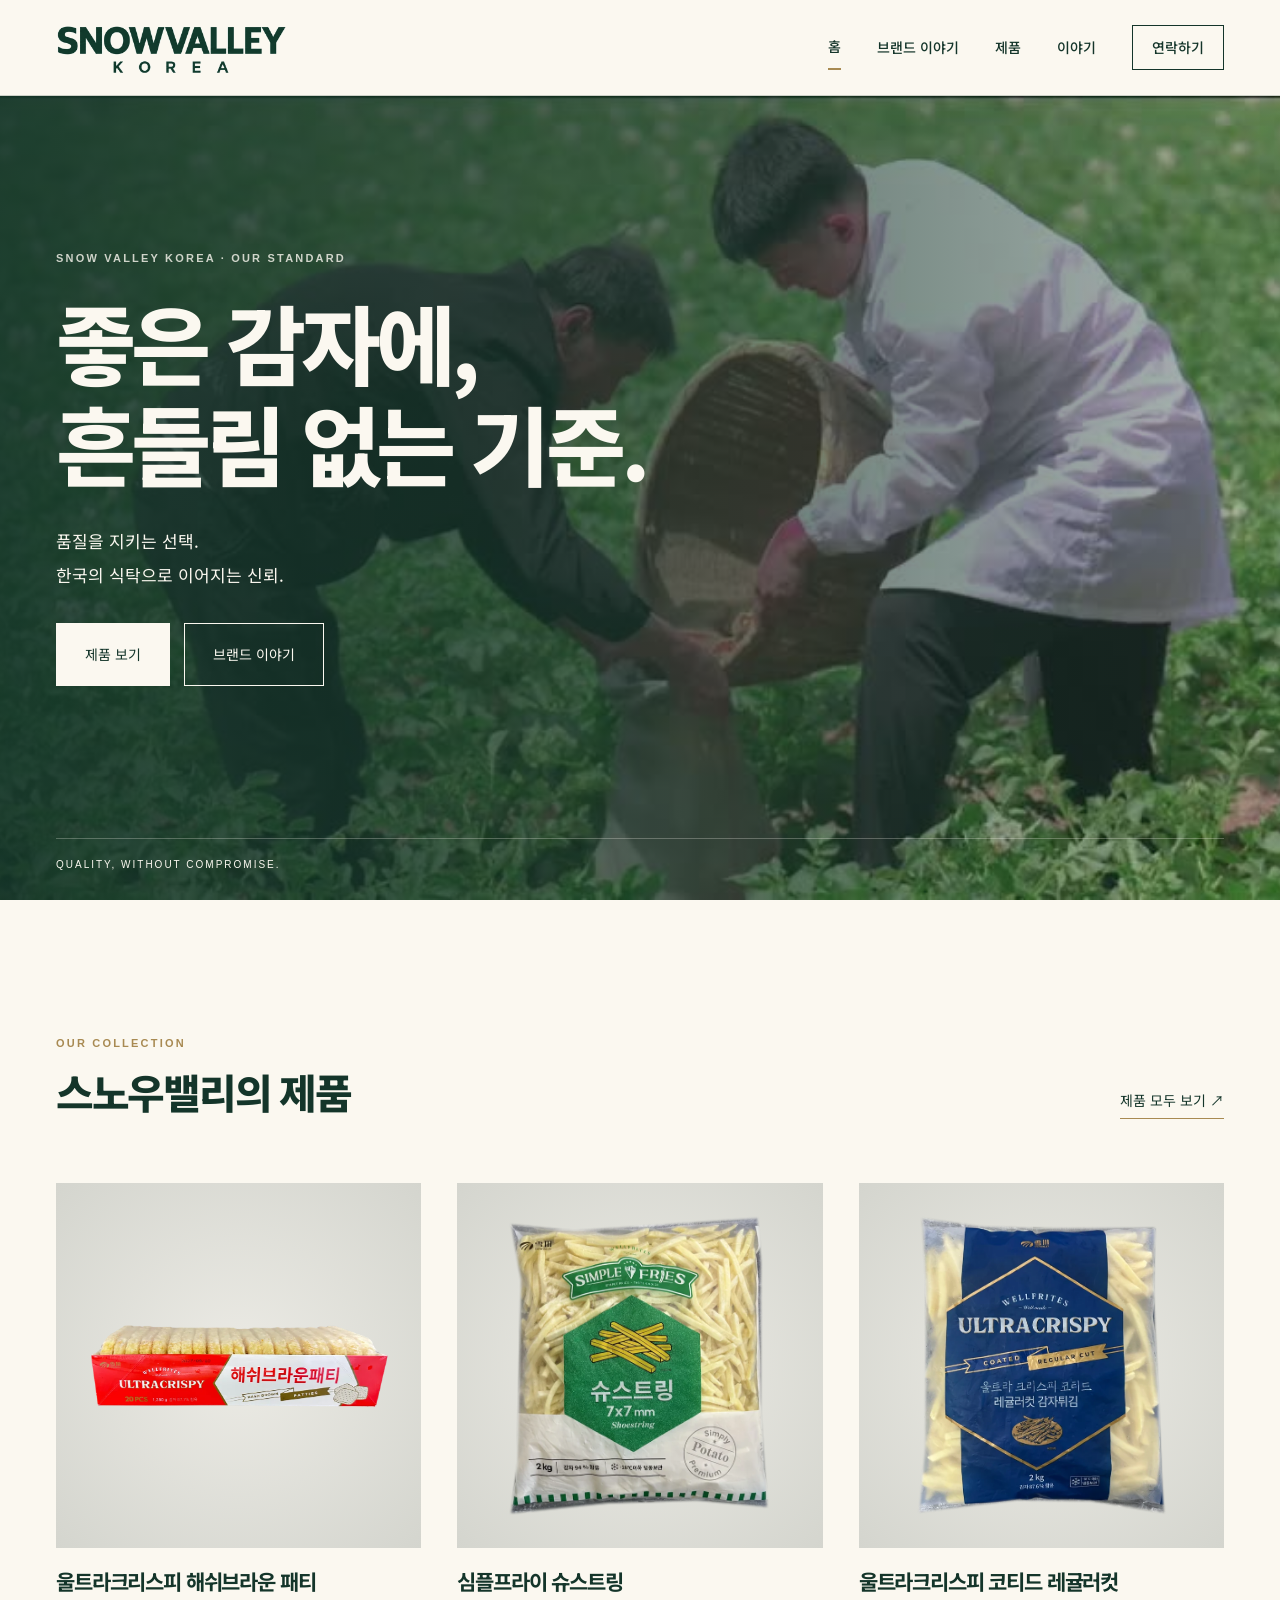
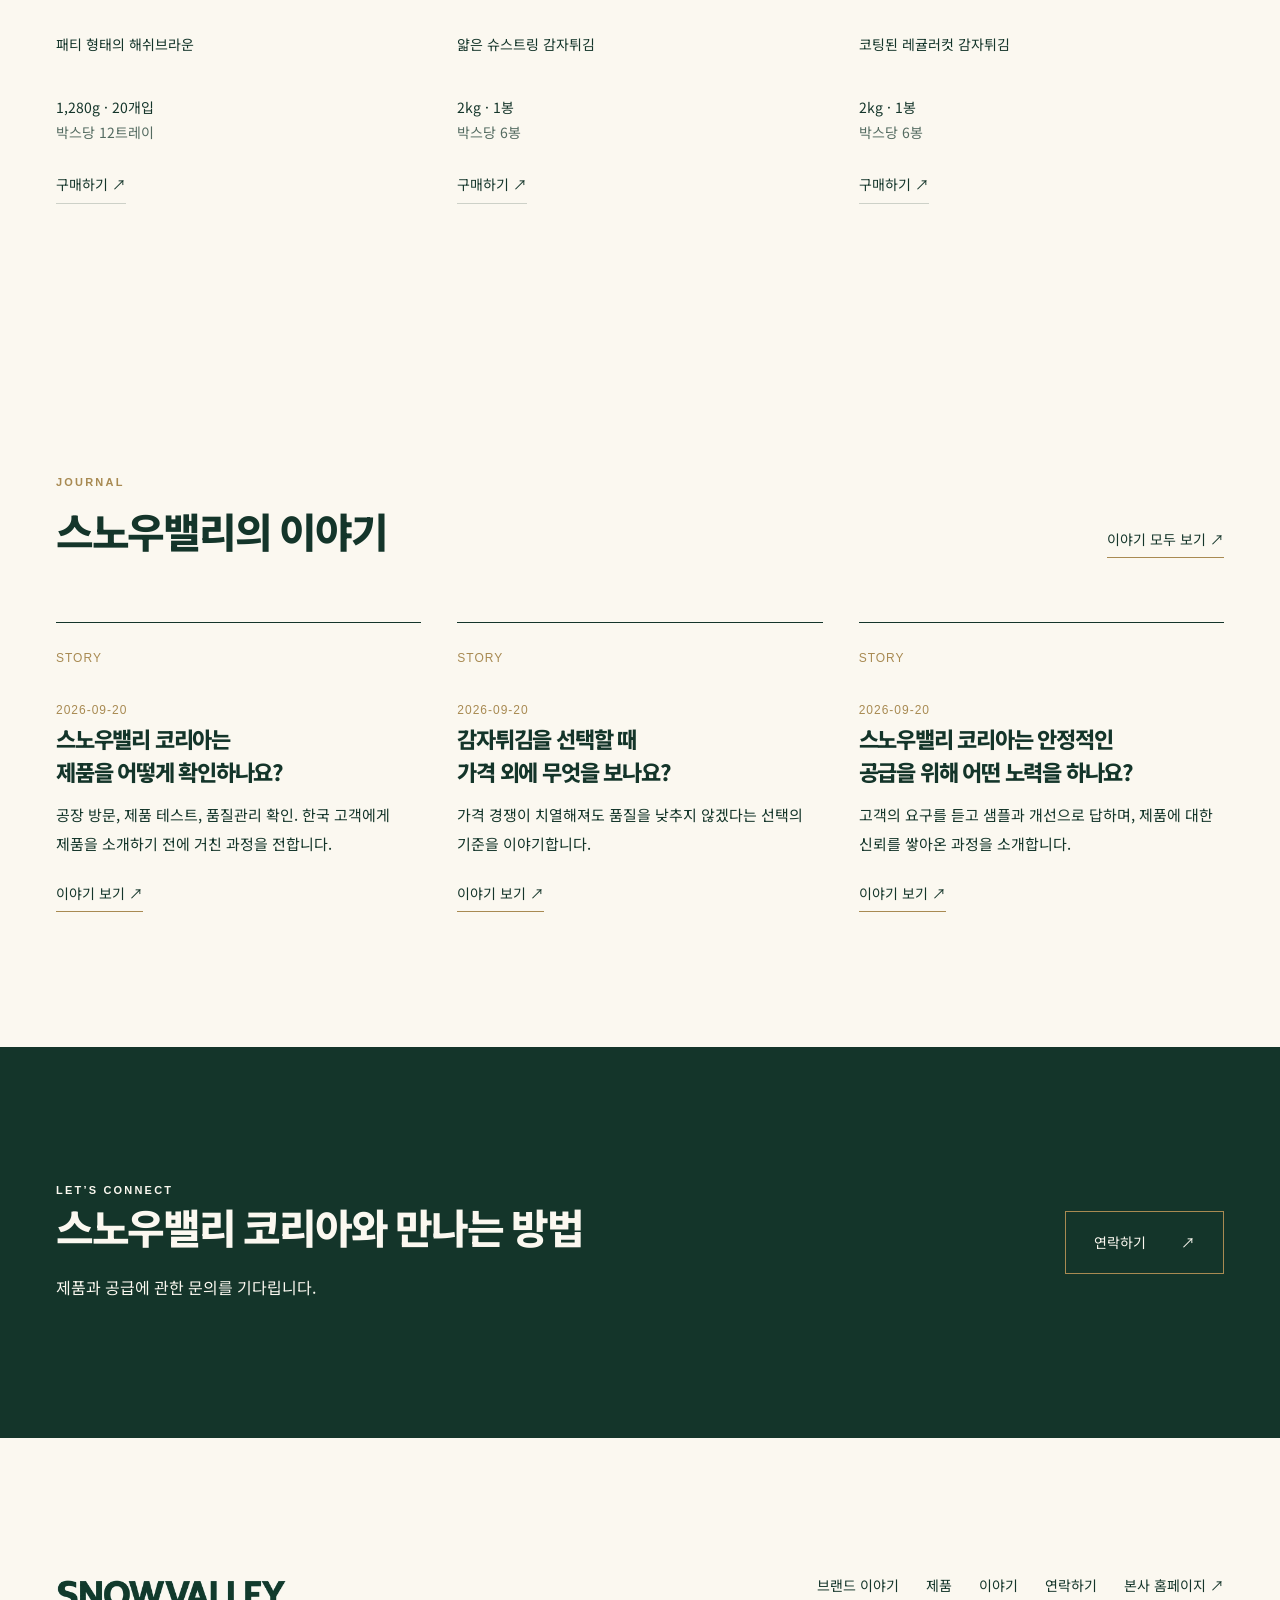
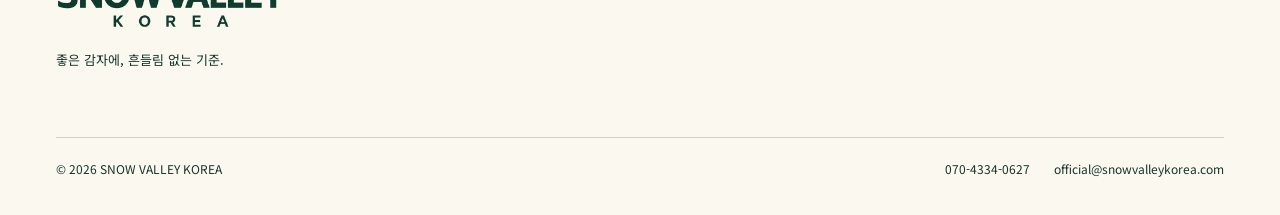
<file: index.html>
<!doctype html>
<html lang="ko">
<head>
  <meta charset="utf-8">
  <meta name="viewport" content="width=device-width, initial-scale=1">
  <title>홈 | 스노우밸리 코리아</title>
  <meta name="description" content="스노우밸리 코리아의 브랜드와 제품, 이야기를 만나는 공간입니다.">
  <meta name="theme-color" content="#14352A">
  <link rel="icon" href="assets/favicon.svg" type="image/svg+xml">
  <link rel="stylesheet" href="assets/styles.css">
  <script src="assets/site.js?v=20260920-autoplay" defer></script>
<link rel="stylesheet" href="assets/luxury.css?v=20260920-brand">
</head>
<body data-page="home">
  <a href="#main" class="skip">본문 바로가기</a>
  <header class="header" data-header></header>
  <noscript><div class="noscript wrap">제품, 이야기, 메뉴를 보려면 JavaScript를 켜주세요. <a href="index.html">홈</a> · <a href="about.html">브랜드 이야기</a> · <a href="products.html">제품</a> · <a href="story/">이야기</a> · <a href="contact.html">연락하기</a></div></noscript>
  <main id="main"><section class="luxury-hero" aria-labelledby="intro-title"><video id="hero-harvest" class="harvest-video" muted loop playsinline preload="auto" poster="assets/video/harvest-poster.jpg" aria-label="스노우밸리 본사 제공 영상의 감자 수확 장면"><source src="assets/video/harvest-intro.mp4" type="video/mp4"></video><div class="luxury-scrim"></div><div class="wrap luxury-hero-copy"><p class="eyebrow">SNOW VALLEY KOREA · OUR STANDARD</p><h1 id="intro-title">좋은 감자에,<br>흔들림 없는 기준.</h1><p>품질을 지키는 선택.<br>한국의 식탁으로 이어지는 신뢰.</p><div class="hero-actions"><a class="button" href="products.html">제품 보기</a><a class="button hero-secondary" href="about.html">브랜드 이야기</a></div></div><div class="luxury-hero-bottom wrap"><span>QUALITY, WITHOUT COMPROMISE.</span><button class="motion-toggle" type="button" aria-controls="hero-harvest" hidden>영상 재생</button></div></section><section class="section soft"><div class="wrap"><div class="section-head"><div><p class="eyebrow">OUR COLLECTION</p><h2>스노우밸리의 제품</h2></div><a class="text-link" href="products.html">제품 모두 보기 ↗</a></div><div class="grid" data-products aria-live="polite"><p>제품 정보를 불러오는 중입니다.</p></div></div></section><section class="section wrap"><div class="section-head"><div><p class="eyebrow">JOURNAL</p><h2>스노우밸리의 이야기</h2></div><a class="text-link" href="story/">이야기 모두 보기 ↗</a></div><div class="grid" data-stories aria-live="polite"><p>이야기를 불러오는 중입니다.</p></div></section><section class="cta"><div class="wrap cta-inner"><div><p class="eyebrow">LET’S CONNECT</p><h2>스노우밸리 코리아와 만나는 방법</h2><p>제품과 공급에 관한 문의를 기다립니다.</p></div><a class="button light" href="contact.html">연락하기 <span aria-hidden="true">↗</span></a></div></section></main>
  <footer class="footer" data-footer></footer>
</body>
</html>
</file>
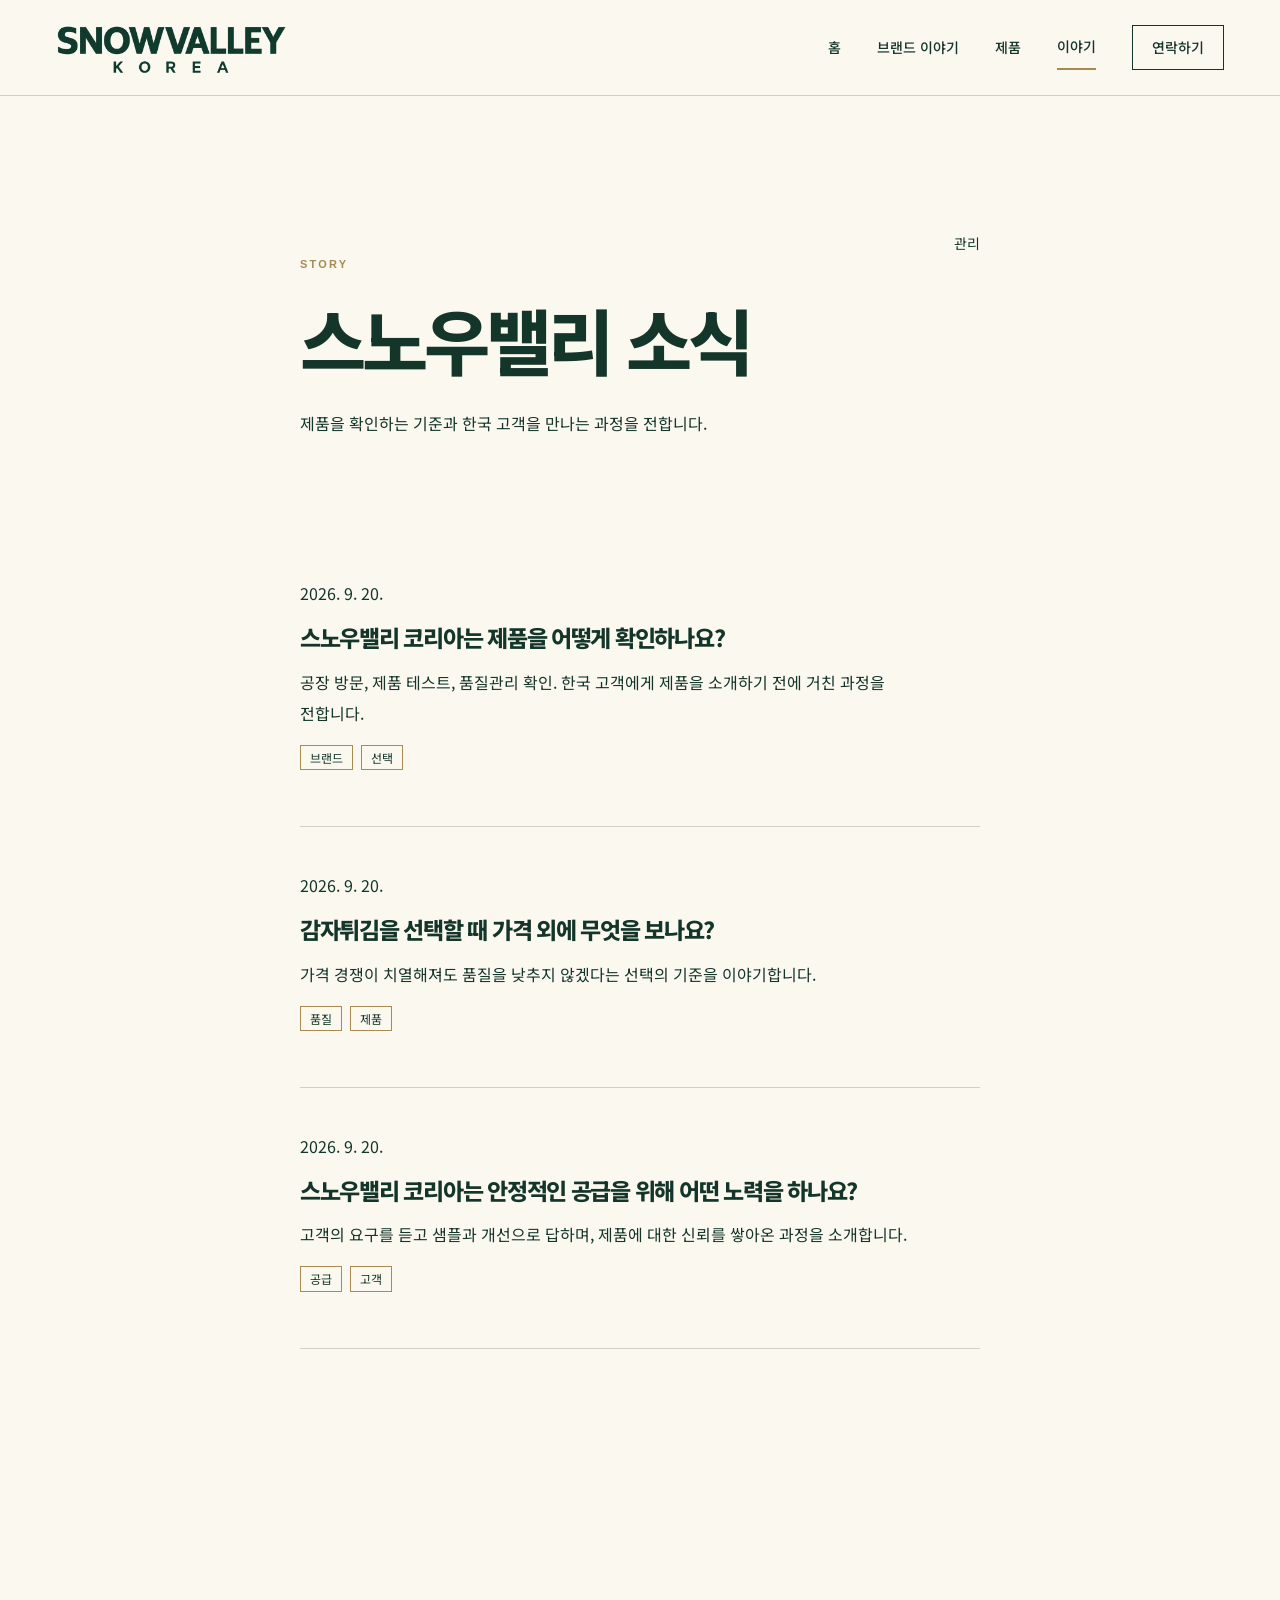
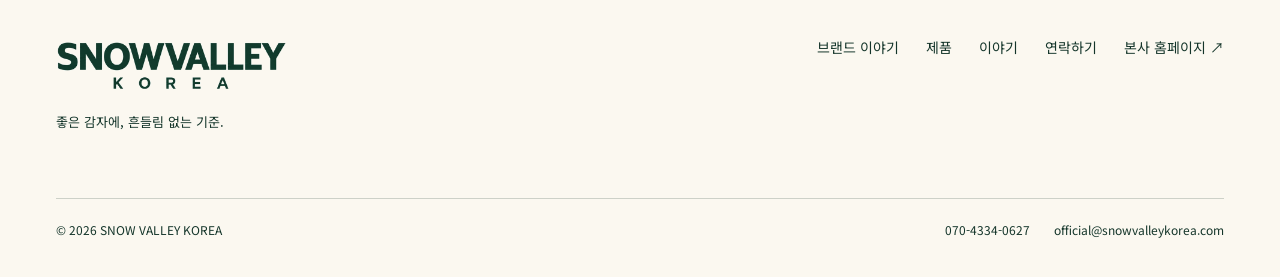
<file: story/index.html>
<!DOCTYPE html>
<html lang="ko">
<head>
<meta charset="UTF-8">
<meta name="viewport" content="width=device-width, initial-scale=1">
<title>이야기</title>
<meta name="description" content="브랜드의 이야기를 기록합니다.">
<link rel="stylesheet" href="../assets/styles.css">
<link rel="stylesheet" href="../assets/blog.css">
<script src="../assets/site.js?v=20260920-brand" defer></script>
<link rel="stylesheet" href="../assets/luxury.css?v=20260920-brand">
</head>
<!-- ═══════════════════════════════════════════════════════════
     이 파일은 "혼자서도 열리는" 독립 페이지입니다.
     내 사이트에 이식할 때는 아래 두 슬롯을 반드시 채우세요.
       ① HEADER 슬롯 : 홈페이지의 로고 + 네비게이션 + 모바일 메뉴를 그대로 복사
       ② FOOTER 슬롯 : 홈페이지의 푸터를 그대로 복사
     색·서체는 :root 의 CSS 변수를 홈페이지 값으로 바꾸면 됩니다.
     (본문 폭 --- .wrap 의 max-width 680px --- 은 가독성을 위해 유지 권장)
     ═══════════════════════════════════════════════════════════ -->
<body data-page="story"><a class="skip" href="#main">본문 바로가기</a><header class="header" data-header></header>

<!-- ⬇⬇⬇ ① HEADER 슬롯 — 내 홈페이지의 헤더/네비게이션을 여기에 붙여넣으세요 ⬇⬇⬇ -->
<!-- ⬆⬆⬆ ① HEADER 슬롯 끝 ⬆⬆⬆ -->

<div class="blog-wrap">
  <header class="site">
    <span aria-hidden="true"></span>
    <a class="admin-link" href="admin.html">관리</a>
  </header>
  <section class="blog-hero" id="main">
    <p class="eyebrow">Story</p>
    <h1>스노우밸리 소식</h1>
    <p>제품을 확인하는 기준과 한국 고객을 만나는 과정을 전합니다.</p>
  </section>
  <ul class="list" id="list"></ul>
</div>
<script>
(function(){
  var list = document.getElementById('list');

  function el(tag, cls, text){
    var n = document.createElement(tag);
    if (cls) n.className = cls;
    if (text != null) n.textContent = text;
    return n;
  }

  function fmtDate(s){
    var d = new Date(s + 'T00:00:00');
    if (isNaN(d)) return s || '';
    return d.getFullYear() + '. ' + (d.getMonth()+1) + '. ' + d.getDate() + '.';
  }

  function render(posts){
    if (!Array.isArray(posts) || posts.length === 0){
      var empty = el('div','empty');
      empty.appendChild(el('strong', null, '아직 올라온 글이 없습니다'));
      empty.appendChild(document.createTextNode('첫 번째 이야기를 준비하고 있어요. 곧 만나요.'));
      list.replaceWith(empty);
      return;
    }
    posts = posts.slice().sort(function(a,b){
      return String(b.date||'').localeCompare(String(a.date||''));
    });
    posts.forEach(function(p){
      var li = el('li','card');
      var a = el('a');
      a.href = p.url ? String(p.url) : 'post.html?id=' + encodeURIComponent(p.id || '');
      var t = el('time', null, fmtDate(p.date));
      t.setAttribute('datetime', String(p.date||''));
      a.appendChild(t);
      a.appendChild(el('h2', null, String(p.title || '(제목 없음)')));
      if (p.summary) a.appendChild(el('p','summary', String(p.summary)));
      if (Array.isArray(p.tags) && p.tags.length){
        var tags = el('div','tags');
        p.tags.forEach(function(tg){ tags.appendChild(el('span','tag', String(tg))); });
        a.appendChild(tags);
      }
      li.appendChild(a);
      list.appendChild(li);
    });
  }

  fetch('posts.json', {cache:'no-store'})
    .then(function(r){ if(!r.ok) throw new Error(r.status); return r.json(); })
    .then(render)
    .catch(function(){
      list.replaceWith(el('div','error','글 목록을 불러오지 못했습니다. 잠시 후 새로고침해 주세요.'));
    });
})();
</script>

<!-- ⬇⬇⬇ ② FOOTER 슬롯 — 내 홈페이지의 푸터를 여기에 붙여넣으세요 ⬇⬇⬇ -->
<!-- ⬆⬆⬆ ② FOOTER 슬롯 끝 ⬆⬆⬆ -->

<footer class="footer" data-footer></footer></body>
</html>
</file>
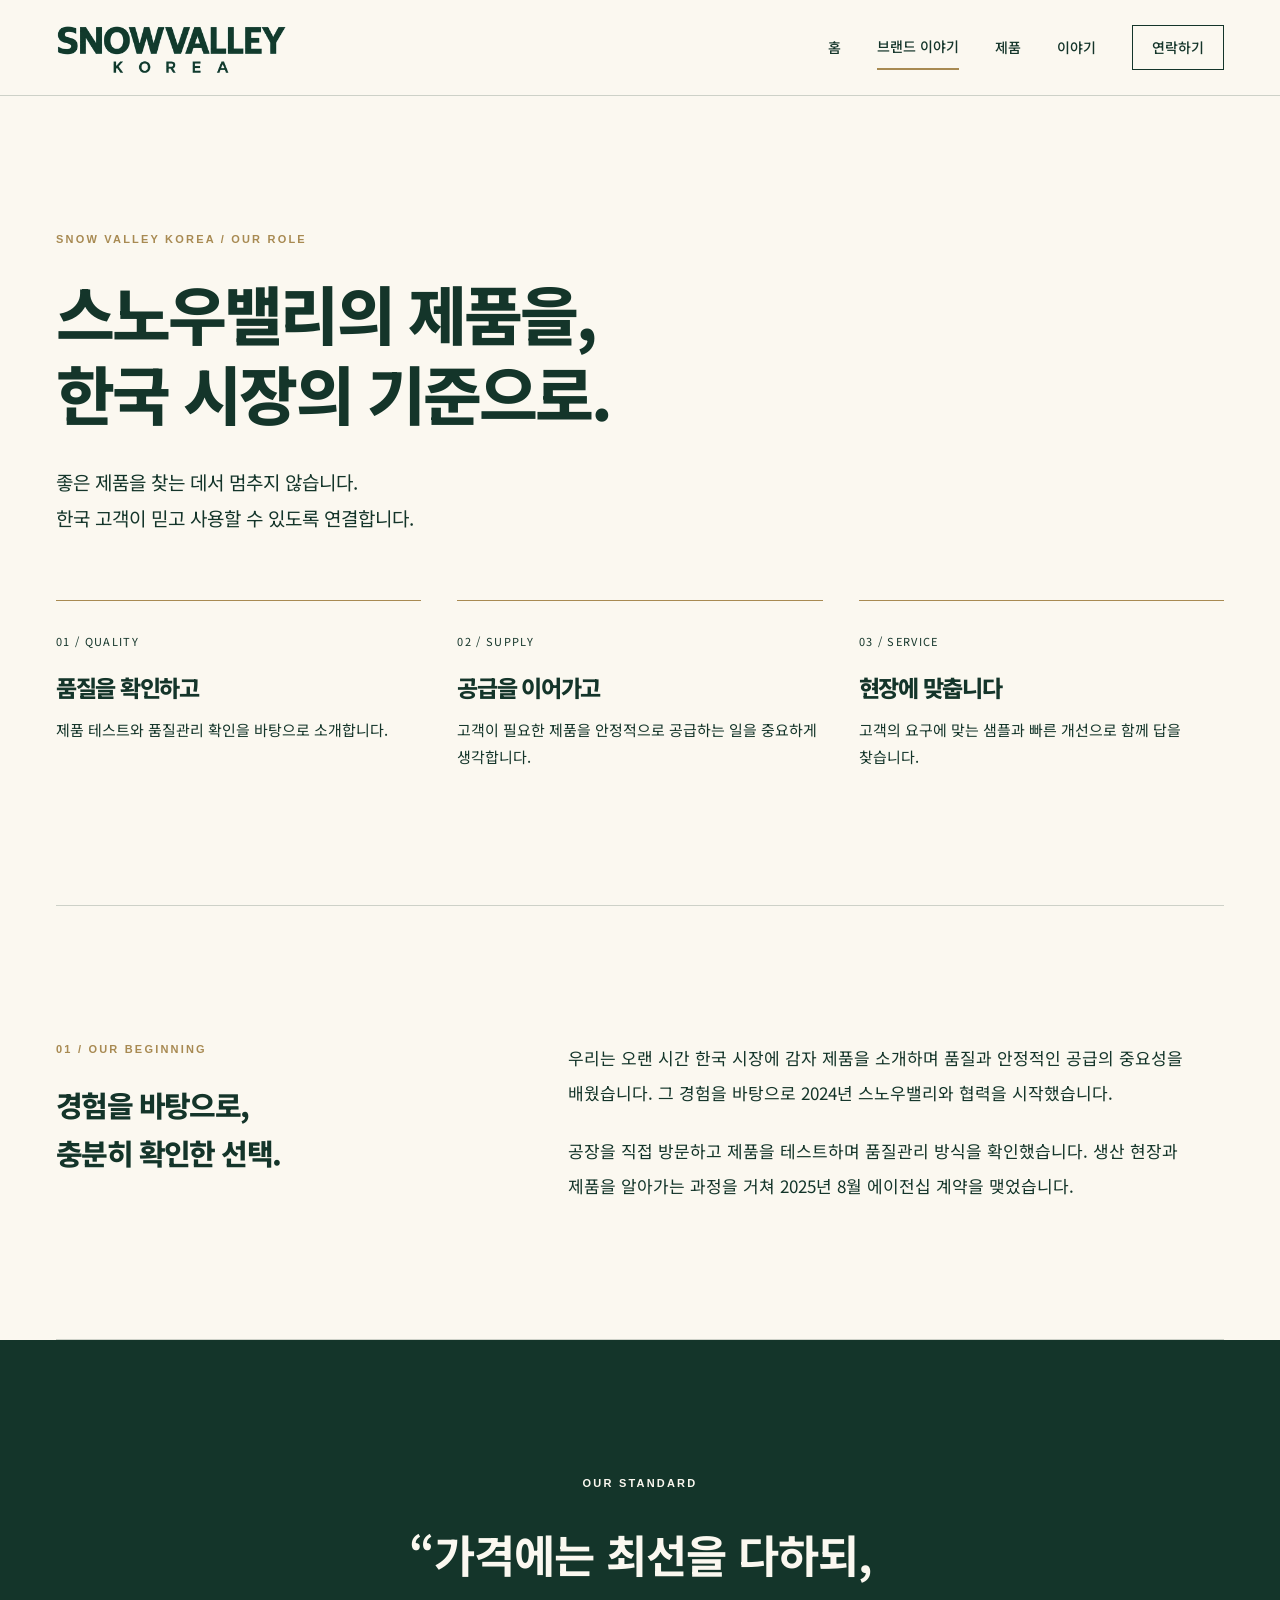
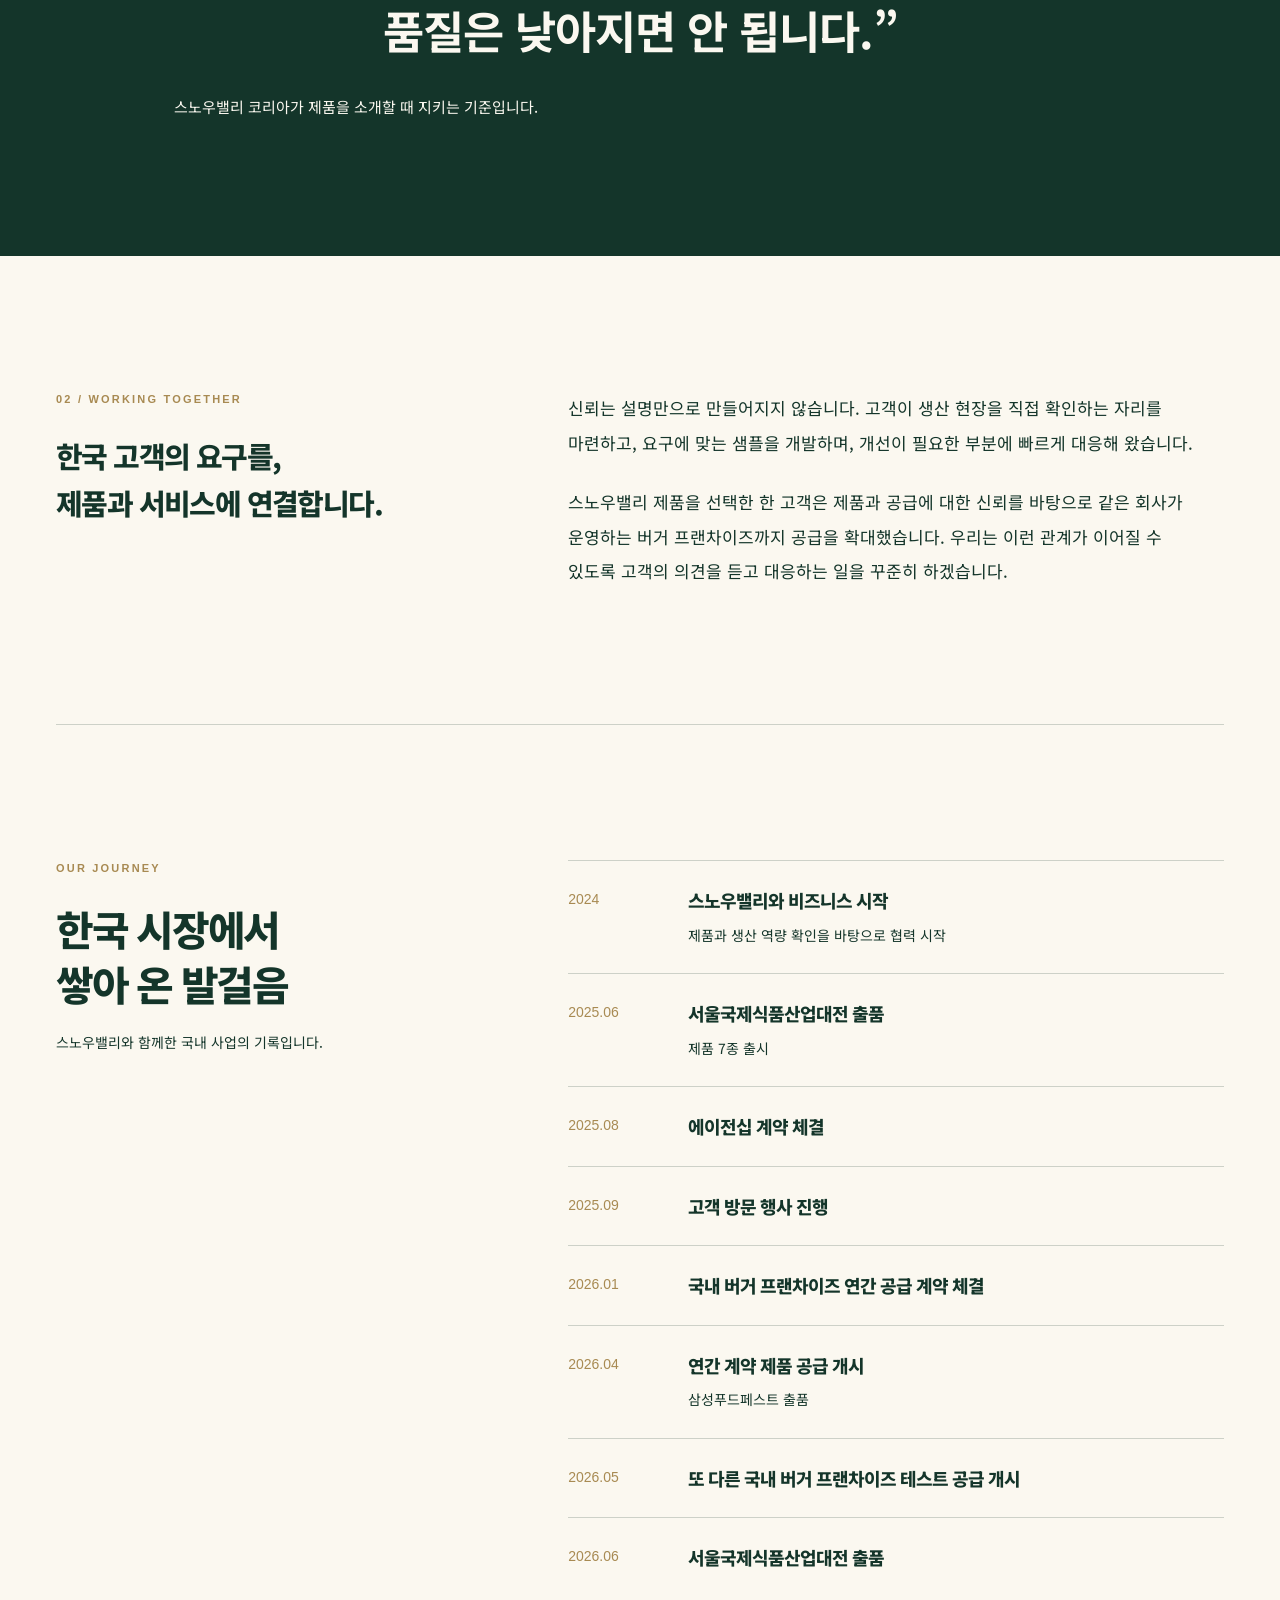
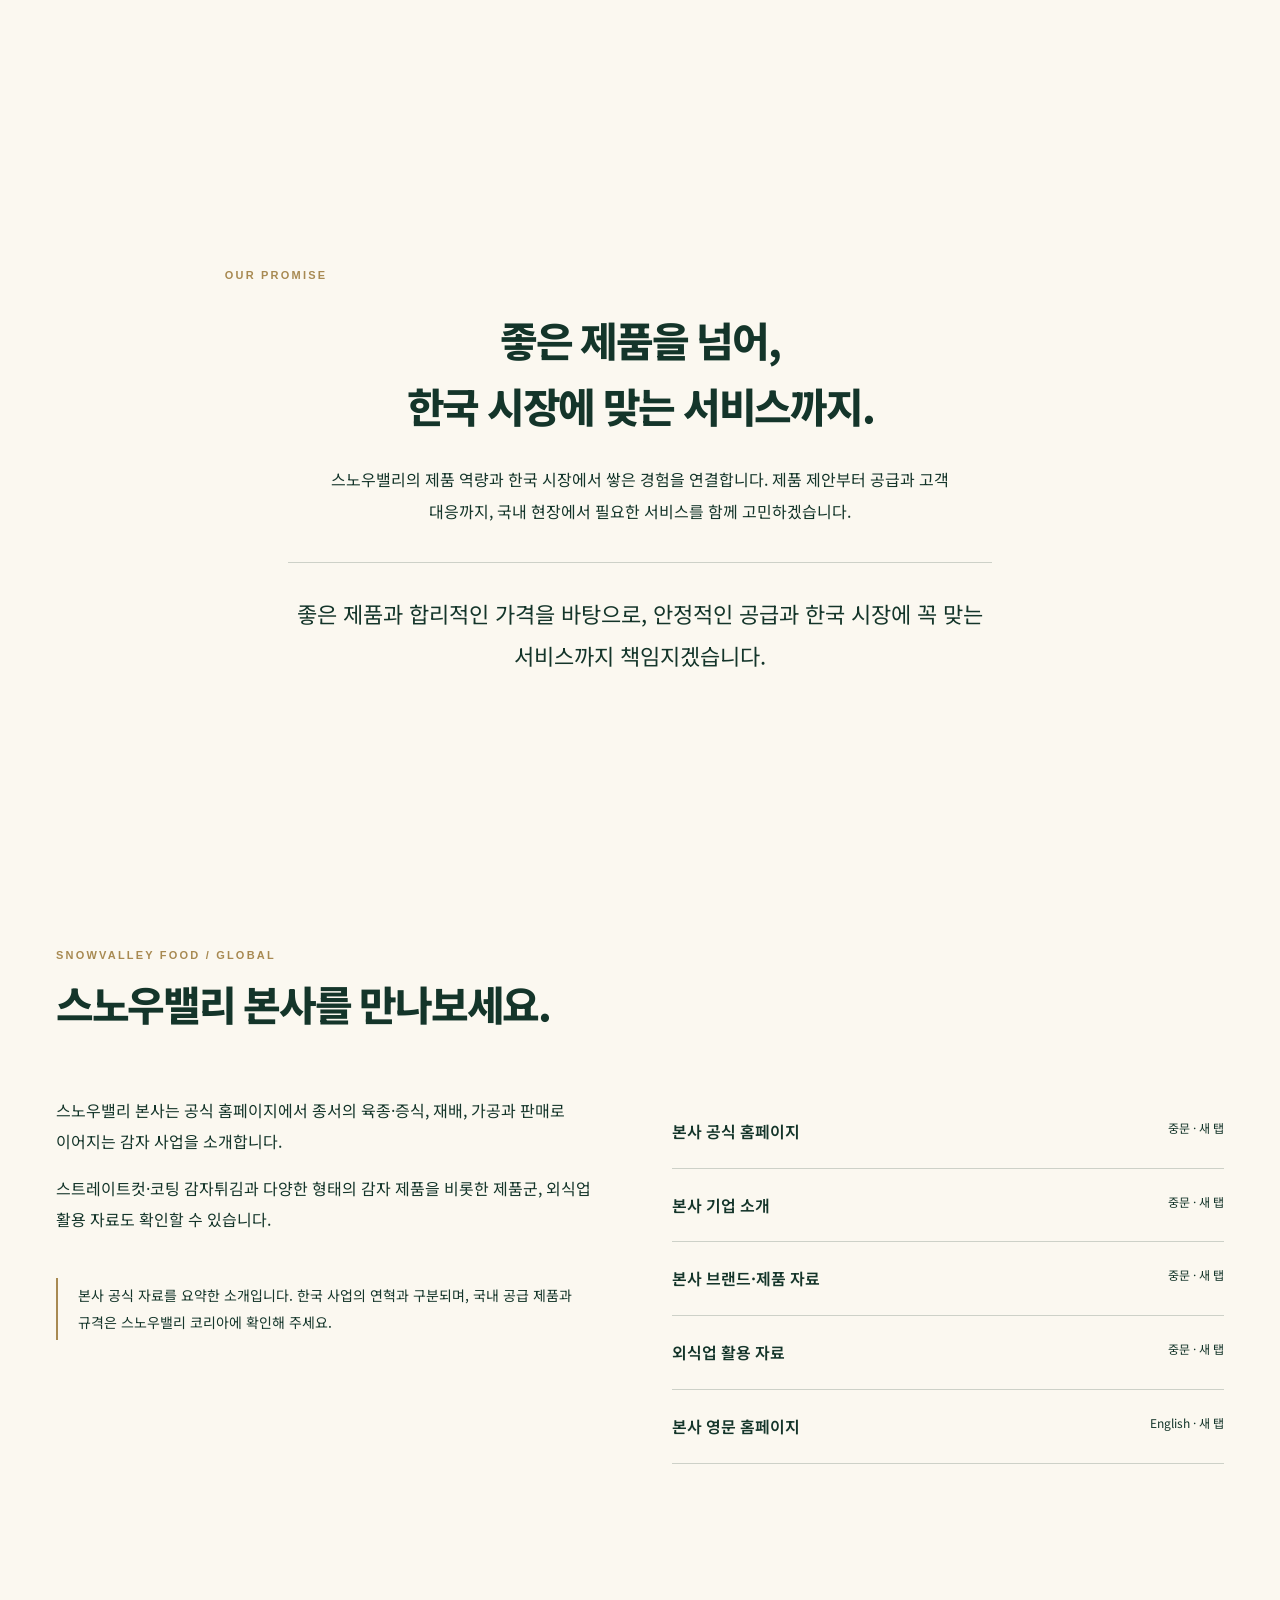
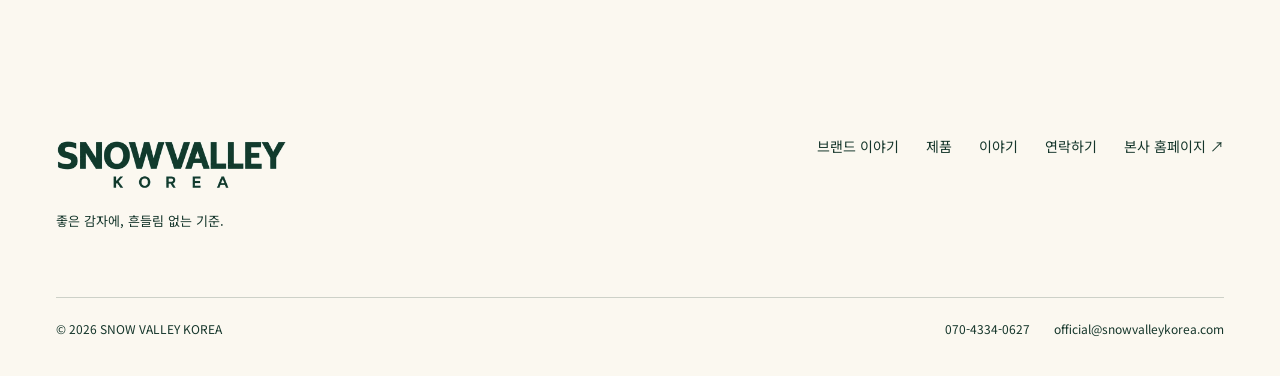
<file: about.html>
<!doctype html>
<html lang="ko">
<head>
  <meta charset="utf-8">
  <meta name="viewport" content="width=device-width, initial-scale=1">
  <title>브랜드 이야기 | 스노우밸리 코리아</title>
  <meta name="description" content="품질을 낮추지 않는 원칙과 안정적인 공급. 한국 시장에서 오랫동안 감자를 소개해 온 우리가 스노우밸리를 선택한 이야기입니다.">
  <meta name="theme-color" content="#14352A">
  <link rel="icon" href="assets/favicon.svg" type="image/svg+xml">
  <link rel="stylesheet" href="assets/styles.css">
  <link rel="stylesheet" href="assets/about.css">
  <script src="assets/site.js?v=20260920-brand" defer></script>
<link rel="stylesheet" href="assets/luxury.css?v=20260920-brand">
</head>
<body data-page="about">
  <a href="#main" class="skip">본문 바로가기</a>
  <header class="header" data-header></header>
  <noscript><div class="noscript wrap">제품, 이야기, 메뉴를 보려면 JavaScript를 켜주세요. <a href="index.html">홈</a> · <a href="about.html">브랜드 이야기</a> · <a href="products.html">제품</a> · <a href="story/">이야기</a> · <a href="contact.html">연락하기</a></div></noscript>
  <main id="main">
<section class="brand-intro wrap">
<p class="eyebrow">SNOW VALLEY KOREA / OUR ROLE</p>
<h1>스노우밸리의 제품을,<br>한국 시장의 기준으로.</h1>
<p class="brand-intro-lead">좋은 제품을 찾는 데서 멈추지 않습니다.<br>한국 고객이 믿고 사용할 수 있도록 연결합니다.</p>
<div class="brand-pillars"><div><span>01 / QUALITY</span><h2>품질을 확인하고</h2><p>제품 테스트와 품질관리 확인을 바탕으로 소개합니다.</p></div><div><span>02 / SUPPLY</span><h2>공급을 이어가고</h2><p>고객이 필요한 제품을 안정적으로 공급하는 일을 중요하게 생각합니다.</p></div><div><span>03 / SERVICE</span><h2>현장에 맞춥니다</h2><p>고객의 요구에 맞는 샘플과 빠른 개선으로 함께 답을 찾습니다.</p></div></div>
</section>
<section class="story-section wrap"><div class="story-label"><p class="eyebrow">01 / OUR BEGINNING</p><h2>경험을 바탕으로,<br>충분히 확인한 선택.</h2></div><div class="story-prose"><p>우리는 오랜 시간 한국 시장에 감자 제품을 소개하며 품질과 안정적인 공급의 중요성을 배웠습니다. 그 경험을 바탕으로 2024년 스노우밸리와 협력을 시작했습니다.</p><p>공장을 직접 방문하고 제품을 테스트하며 품질관리 방식을 확인했습니다. 생산 현장과 제품을 알아가는 과정을 거쳐 2025년 8월 에이전십 계약을 맺었습니다.</p></div></section>
<section class="story-quote"><div class="wrap"><p class="eyebrow">OUR STANDARD</p><blockquote>“가격에는 최선을 다하되,<br>품질은 낮아지면 안 됩니다.”</blockquote><p>스노우밸리 코리아가 제품을 소개할 때 지키는 기준입니다.</p></div></section>
<section class="story-section wrap"><div class="story-label"><p class="eyebrow">02 / WORKING TOGETHER</p><h2>한국 고객의 요구를,<br>제품과 서비스에 연결합니다.</h2></div><div class="story-prose"><p>신뢰는 설명만으로 만들어지지 않습니다. 고객이 생산 현장을 직접 확인하는 자리를 마련하고, 요구에 맞는 샘플을 개발하며, 개선이 필요한 부분에 빠르게 대응해 왔습니다.</p><p>스노우밸리 제품을 선택한 한 고객은 제품과 공급에 대한 신뢰를 바탕으로 같은 회사가 운영하는 버거 프랜차이즈까지 공급을 확대했습니다. 우리는 이런 관계가 이어질 수 있도록 고객의 의견을 듣고 대응하는 일을 꾸준히 하겠습니다.</p></div></section>
<section class="section soft"><div class="wrap journey-grid"><div><p class="eyebrow">OUR JOURNEY</p><h2>한국 시장에서<br>쌓아 온 발걸음</h2><p class="journey-note">스노우밸리와 함께한 국내 사업의 기록입니다.</p></div><ol class="journey-list">
<li><time datetime="2024">2024</time><div><h3>스노우밸리와 비즈니스 시작</h3><p>제품과 생산 역량 확인을 바탕으로 협력 시작</p></div></li>
<li><time datetime="2025-06">2025.06</time><div><h3>서울국제식품산업대전 출품</h3><p>제품 7종 출시</p></div></li>
<li><time datetime="2025-08">2025.08</time><div><h3>에이전십 계약 체결</h3></div></li>
<li><time datetime="2025-09">2025.09</time><div><h3>고객 방문 행사 진행</h3></div></li>
<li><time datetime="2026-01">2026.01</time><div><h3>국내 버거 프랜차이즈 연간 공급 계약 체결</h3></div></li>
<li><time datetime="2026-04">2026.04</time><div><h3>연간 계약 제품 공급 개시</h3><p>삼성푸드페스트 출품</p></div></li>
<li><time datetime="2026-05">2026.05</time><div><h3>또 다른 국내 버거 프랜차이즈 테스트 공급 개시</h3></div></li>
<li><time datetime="2026-06">2026.06</time><div><h3>서울국제식품산업대전 출품</h3></div></li>
</ol></div></section>
<section class="promise-section wrap"><p class="eyebrow">OUR PROMISE</p><h2>좋은 제품을 넘어,<br>한국 시장에 맞는 서비스까지.</h2><div class="promise-copy"><p>스노우밸리의 제품 역량과 한국 시장에서 쌓은 경험을 연결합니다. 제품 제안부터 공급과 고객 대응까지, 국내 현장에서 필요한 서비스를 함께 고민하겠습니다.</p></div><p class="promise-line">좋은 제품과 합리적인 가격을 바탕으로, 안정적인 공급과 한국 시장에 꼭 맞는 서비스까지 책임지겠습니다.</p></section>
<section class="section wrap headquarters-section" aria-labelledby="hq-title"><div class="section-head"><div><p class="eyebrow">SNOWVALLEY FOOD / GLOBAL</p><h2 id="hq-title">스노우밸리 본사를 만나보세요.</h2></div></div><div class="headquarters-grid"><div><p>스노우밸리 본사는 공식 홈페이지에서 종서의 육종·증식, 재배, 가공과 판매로 이어지는 감자 사업을 소개합니다.</p><p>스트레이트컷·코팅 감자튀김과 다양한 형태의 감자 제품을 비롯한 제품군, 외식업 활용 자료도 확인할 수 있습니다.</p><p class="notice">본사 공식 자료를 요약한 소개입니다. 한국 사업의 연혁과 구분되며, 국내 공급 제품과 규격은 스노우밸리 코리아에 확인해 주세요.</p></div><div class="headquarters-links"><a href="https://snowvalleyfood.com/" target="_blank" rel="noopener noreferrer">본사 공식 홈페이지 <span>중문 · 새 탭</span></a><a href="https://snowvalleyfood.com/qiyejieshao/" target="_blank" rel="noopener noreferrer">본사 기업 소개 <span>중문 · 새 탭</span></a><a href="https://snowvalleyfood.com/pinpaiyuchanpin/" target="_blank" rel="noopener noreferrer">본사 브랜드·제품 자료 <span>중문 · 새 탭</span></a><a href="https://snowvalleyfood.com/canyinjiejuefangan/" target="_blank" rel="noopener noreferrer">외식업 활용 자료 <span>중문 · 새 탭</span></a><a href="https://snowvalleyfood.com/en/" target="_blank" rel="noopener noreferrer">본사 영문 홈페이지 <span>English · 새 탭</span></a></div></div></section>
</main>
  <footer class="footer" data-footer></footer>
</body>
</html>
</file>
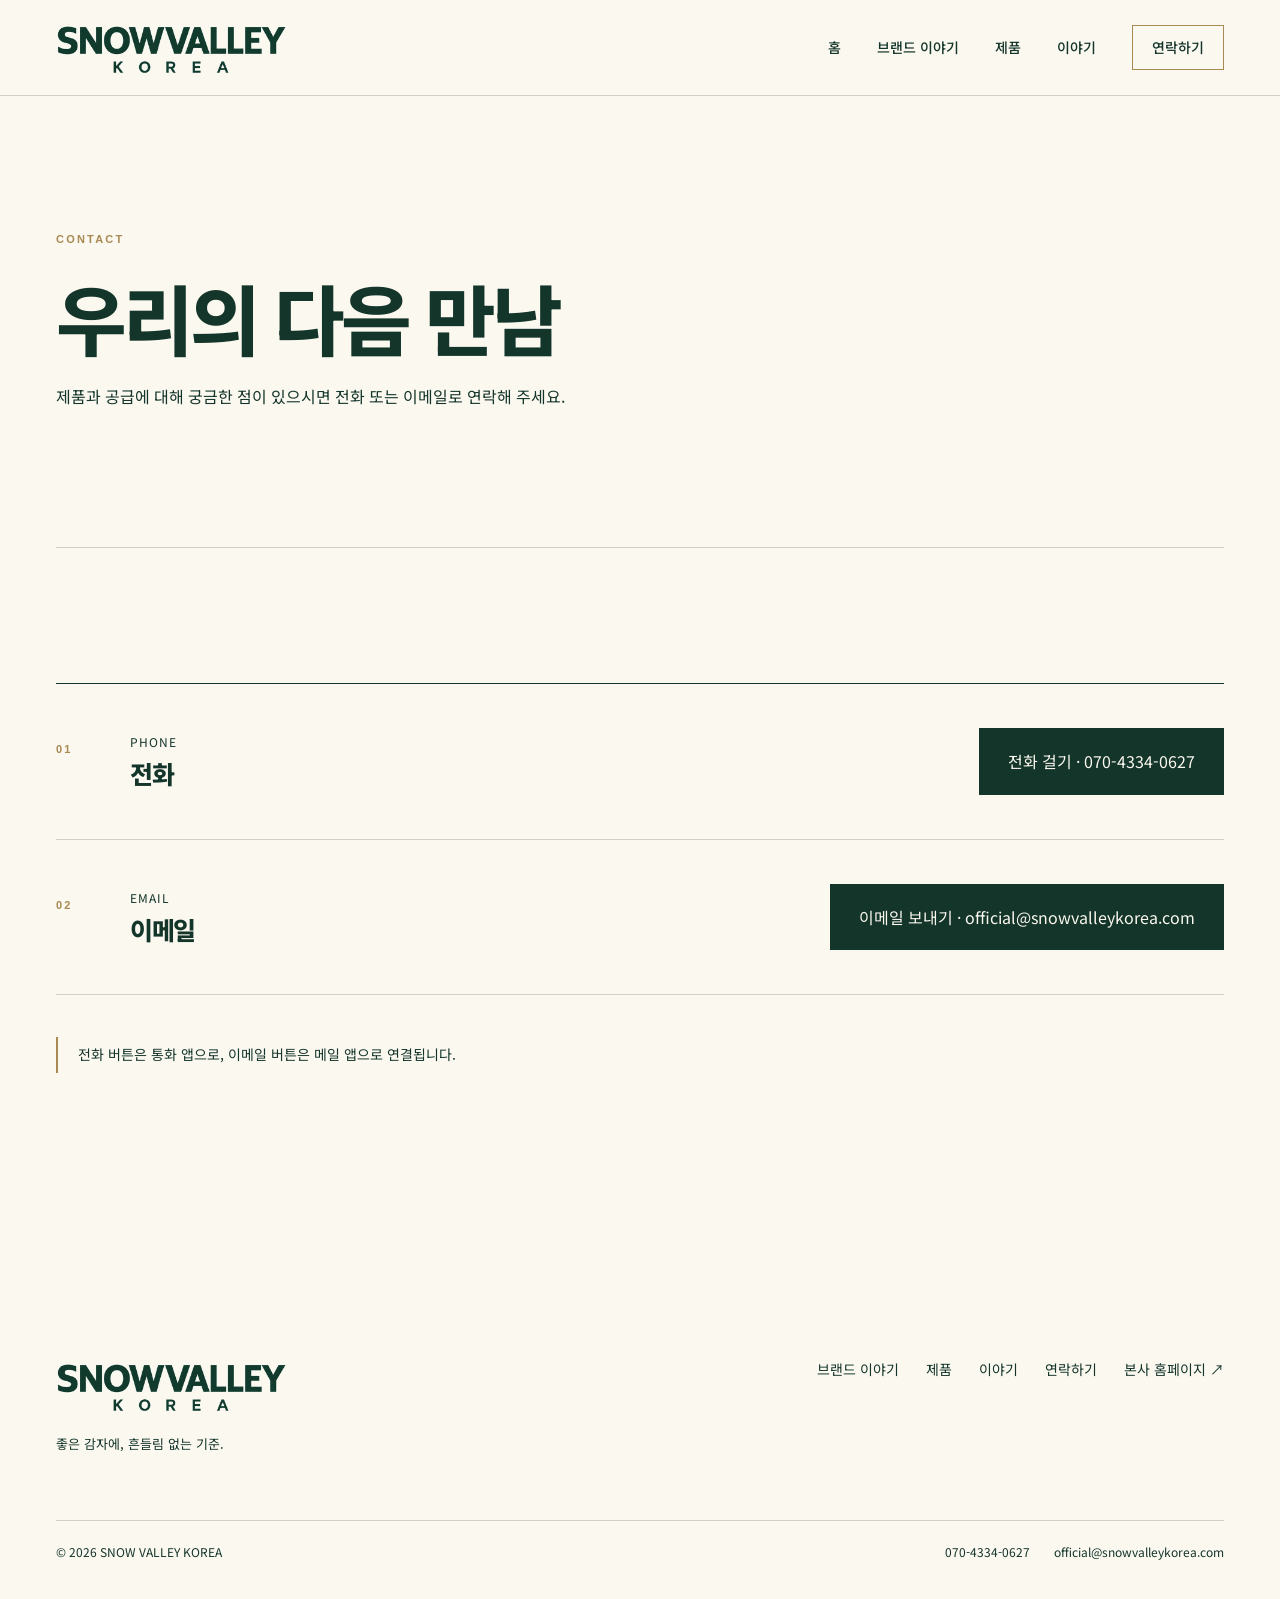
<file: contact.html>
<!doctype html>
<html lang="ko">
<head>
  <meta charset="utf-8">
  <meta name="viewport" content="width=device-width, initial-scale=1">
  <title>연락하기 | 스노우밸리 코리아</title>
  <meta name="description" content="스노우밸리 코리아 제품 및 공급 문의. 전화 070-4334-0627, 이메일 official@snowvalleykorea.com.">
  <meta name="theme-color" content="#14352A">
  <link rel="icon" href="assets/favicon.svg" type="image/svg+xml">
  <link rel="stylesheet" href="assets/styles.css">
  <script src="assets/site.js?v=20260920-brand" defer></script>
<link rel="stylesheet" href="assets/luxury.css?v=20260920-brand">
</head>
<body data-page="contact">
  <a href="#main" class="skip">본문 바로가기</a>
  <header class="header" data-header></header>
  <noscript><div class="noscript wrap">제품, 이야기, 메뉴를 보려면 JavaScript를 켜주세요. <a href="index.html">홈</a> · <a href="about.html">브랜드 이야기</a> · <a href="products.html">제품</a> · <a href="story/">이야기</a> · <a href="contact.html">연락하기</a></div></noscript>
  <main id="main"><section class="page-intro wrap page-rule"><p class="eyebrow">CONTACT</p><h1>우리의 다음 만남</h1><p>제품과 공급에 대해 궁금한 점이 있으시면 전화 또는 이메일로 연락해 주세요.</p></section><section class="section wrap"><div class="contact-list" data-contacts aria-live="polite"><p>연락처를 불러오는 중입니다.</p></div><p class="notice">전화 버튼은 통화 앱으로, 이메일 버튼은 메일 앱으로 연결됩니다.</p></section></main>
  <footer class="footer" data-footer></footer>
</body>
</html>
</file>
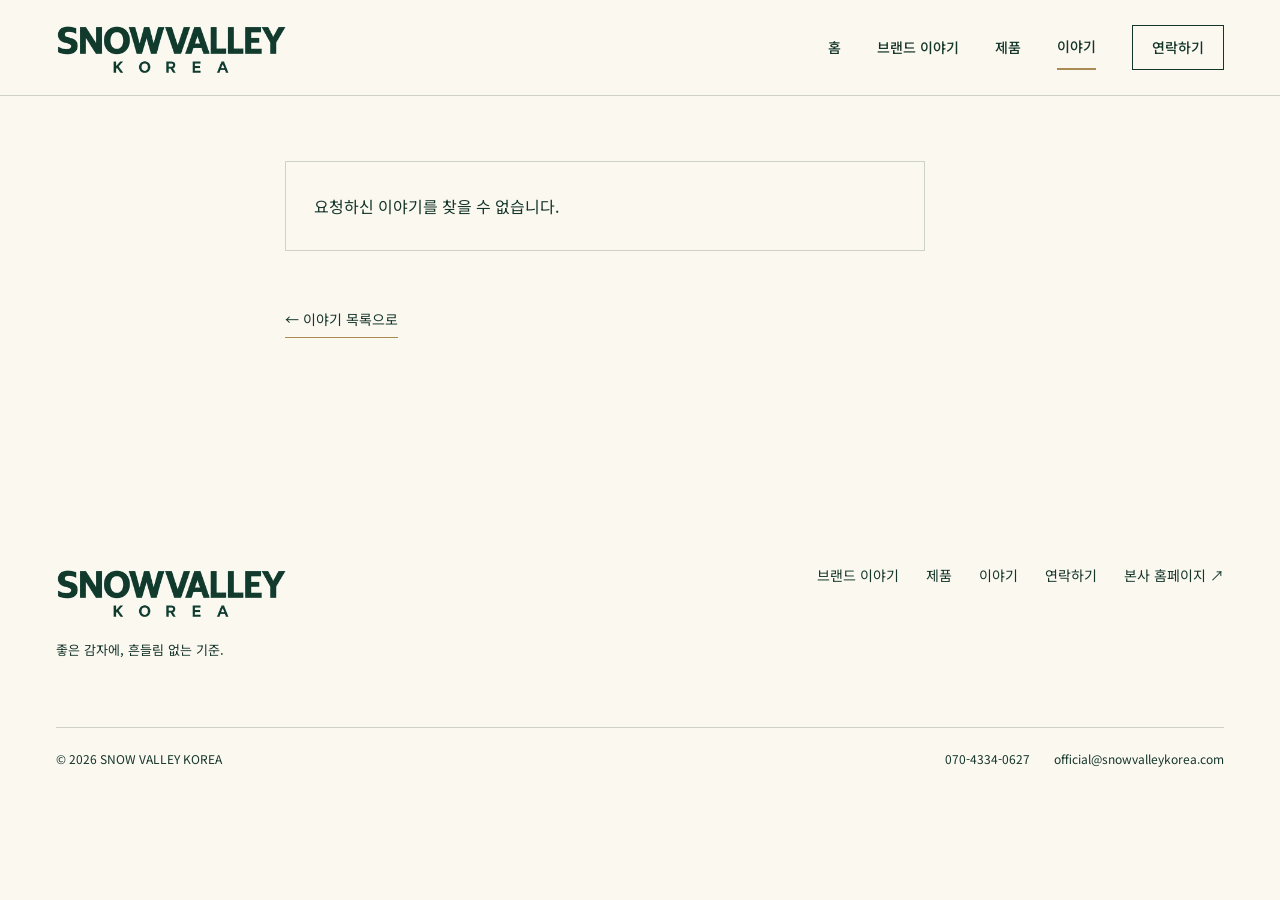
<file: post.html>
<!doctype html>
<html lang="ko">
<head>
  <meta charset="utf-8">
  <meta name="viewport" content="width=device-width, initial-scale=1">
  <title>이야기 상세 | 스노우밸리 코리아</title>
  <meta name="description" content="스노우밸리 코리아의 브랜드와 제품에 관한 이야기입니다.">
  <meta name="theme-color" content="#14352A">
  <link rel="icon" href="assets/favicon.svg" type="image/svg+xml">
  <link rel="stylesheet" href="assets/styles.css">
  <script src="assets/site.js?v=20260920-brand" defer></script>
<link rel="stylesheet" href="assets/luxury.css?v=20260920-brand">
</head>
<body data-page="story">
  <a href="#main" class="skip">본문 바로가기</a>
  <header class="header" data-header></header>
  <noscript><div class="noscript wrap">제품, 이야기, 메뉴를 보려면 JavaScript를 켜주세요. <a href="index.html">홈</a> · <a href="about.html">브랜드 이야기</a> · <a href="products.html">제품</a> · <a href="story/">이야기</a> · <a href="contact.html">연락하기</a></div></noscript>
  <main id="main"><div class="wrap"><article class="article"><div data-article aria-live="polite"><p>이야기를 불러오는 중입니다.</p></div><a class="text-link back" href="story/">← 이야기 목록으로</a></article></div></main>
  <footer class="footer" data-footer></footer>
</body>
</html>
</file>
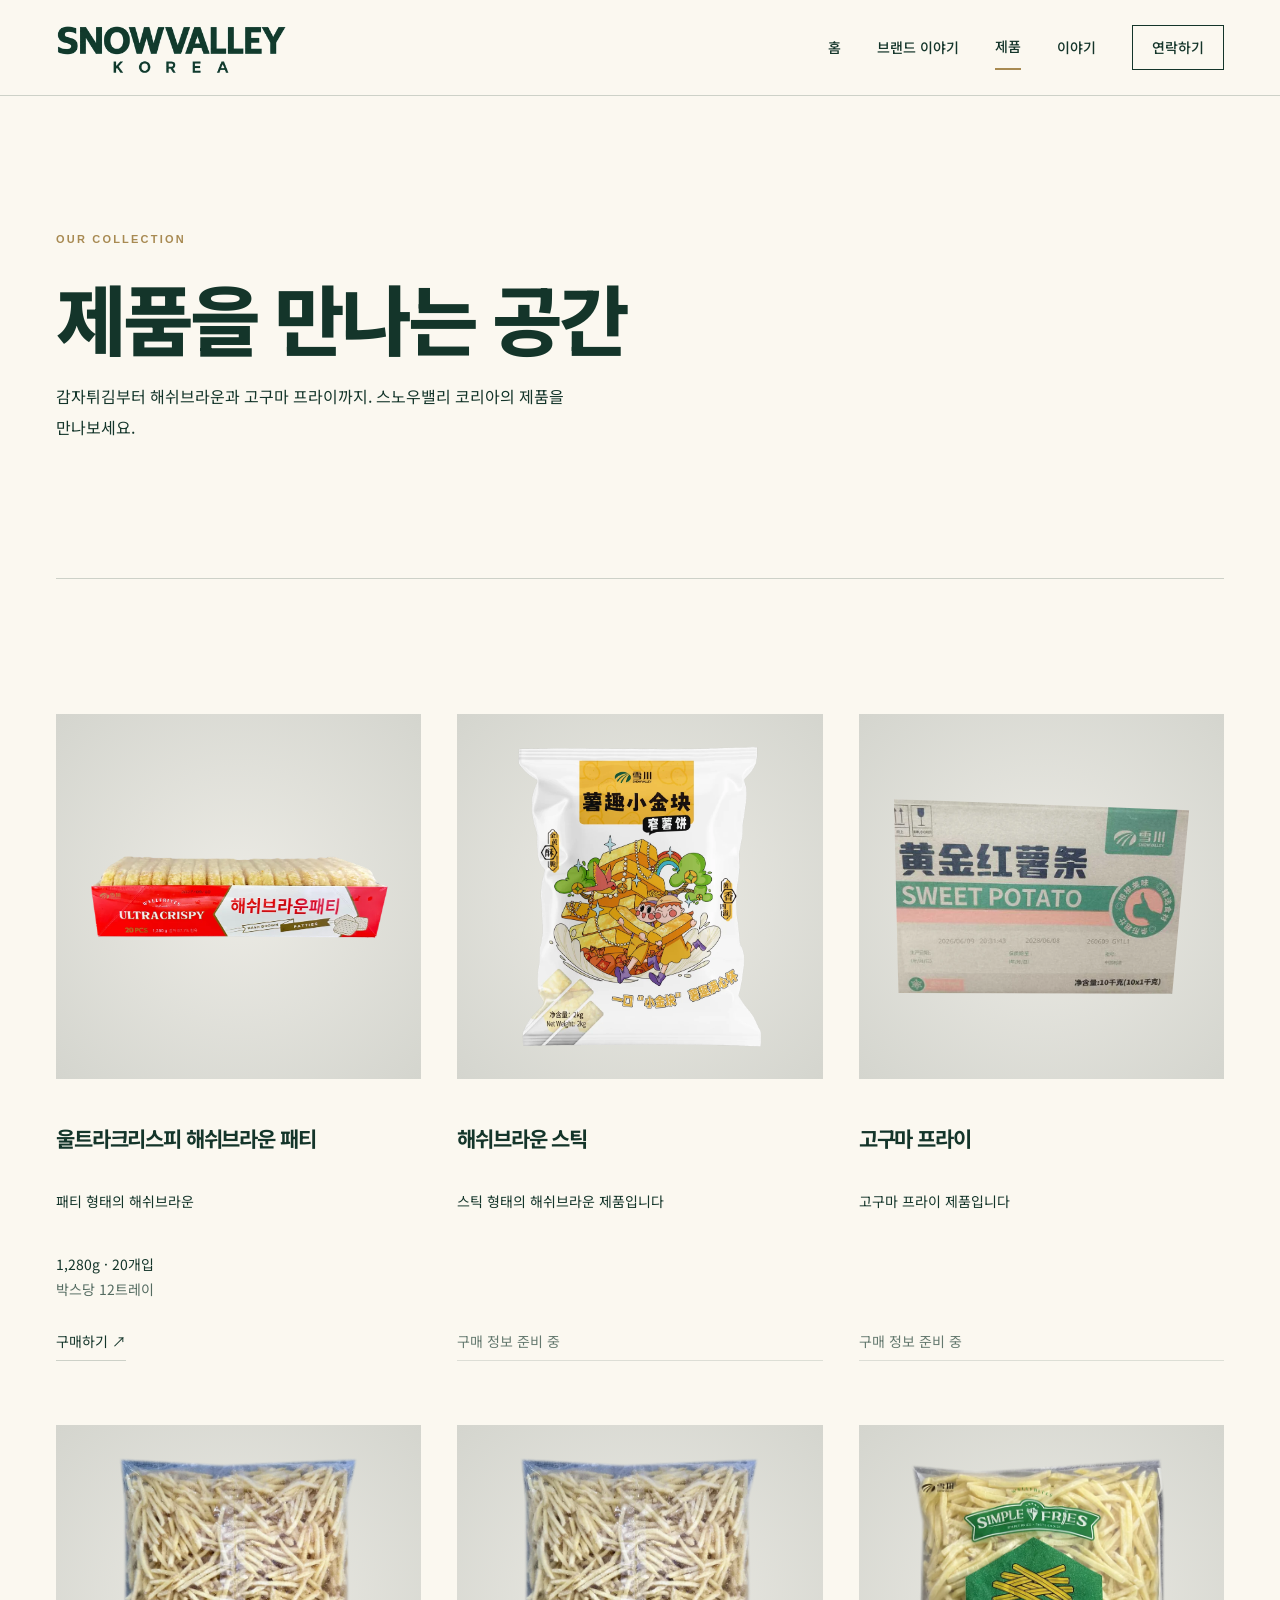
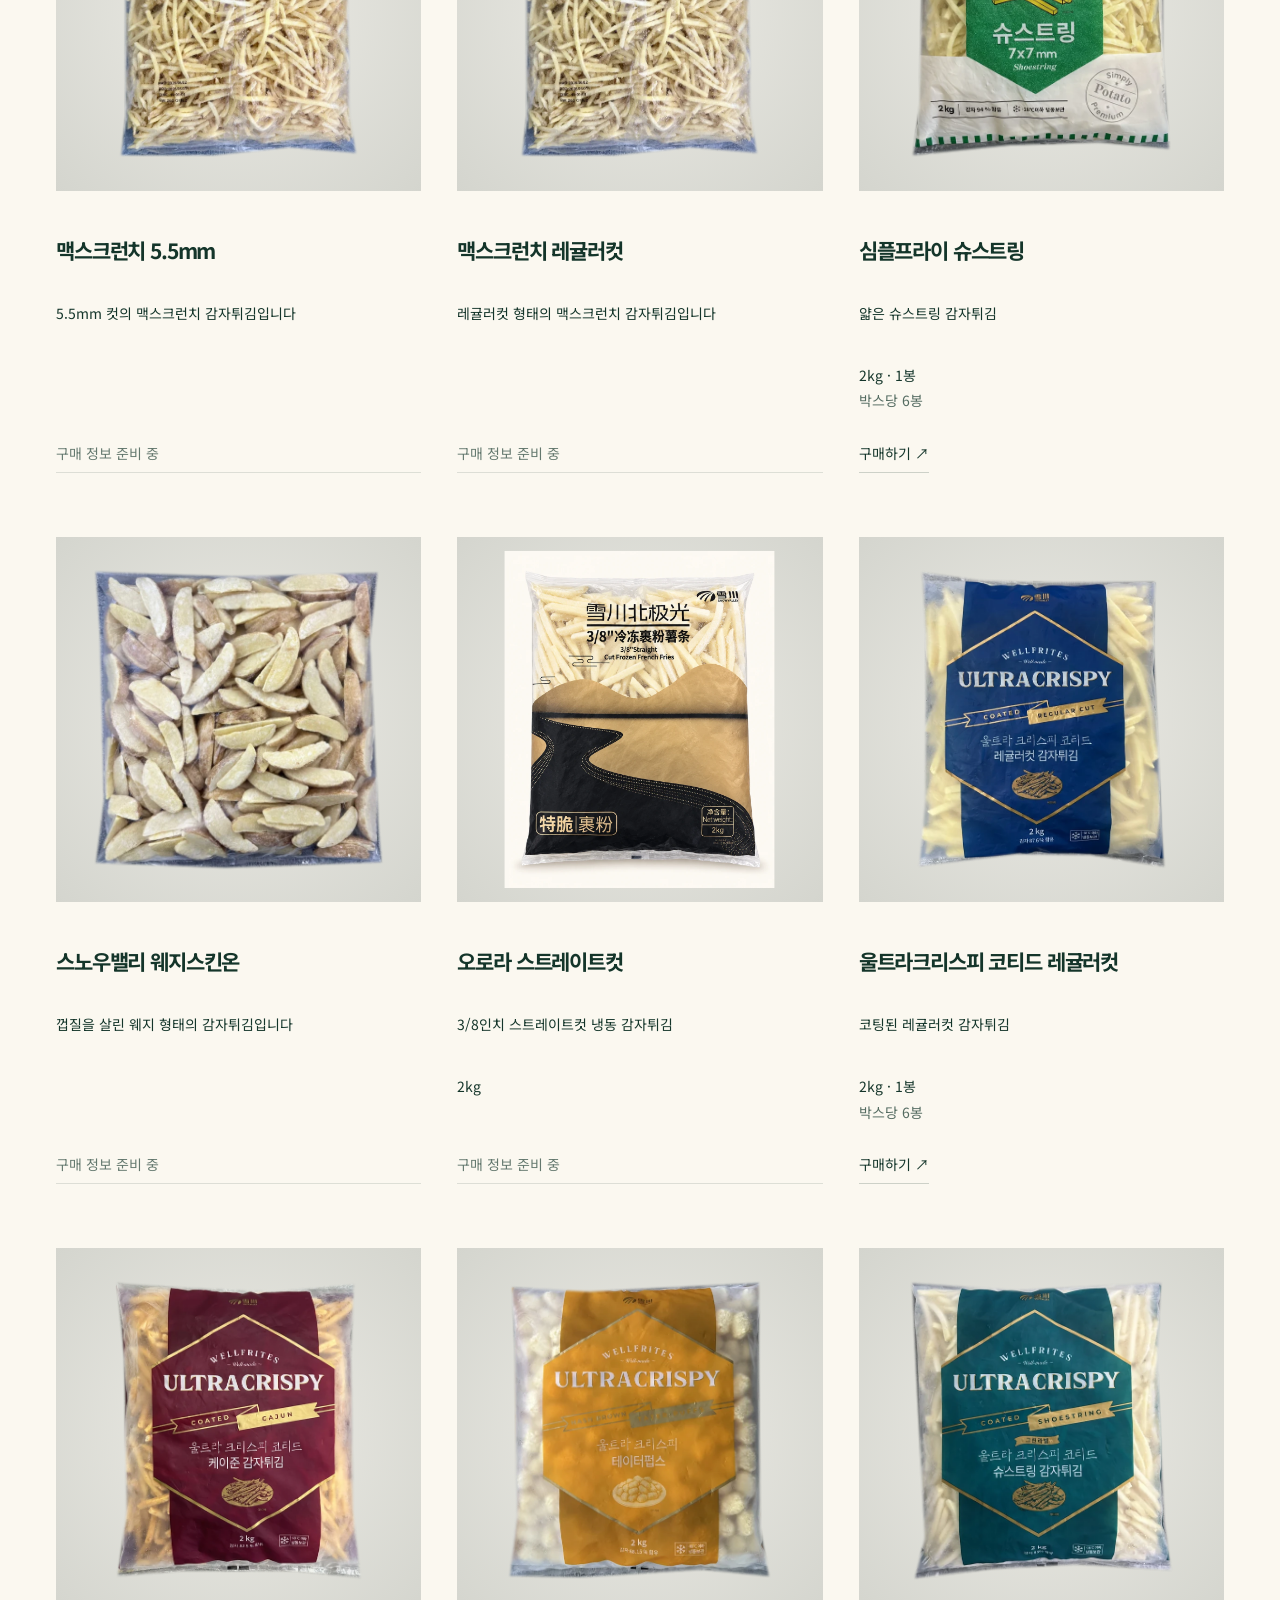
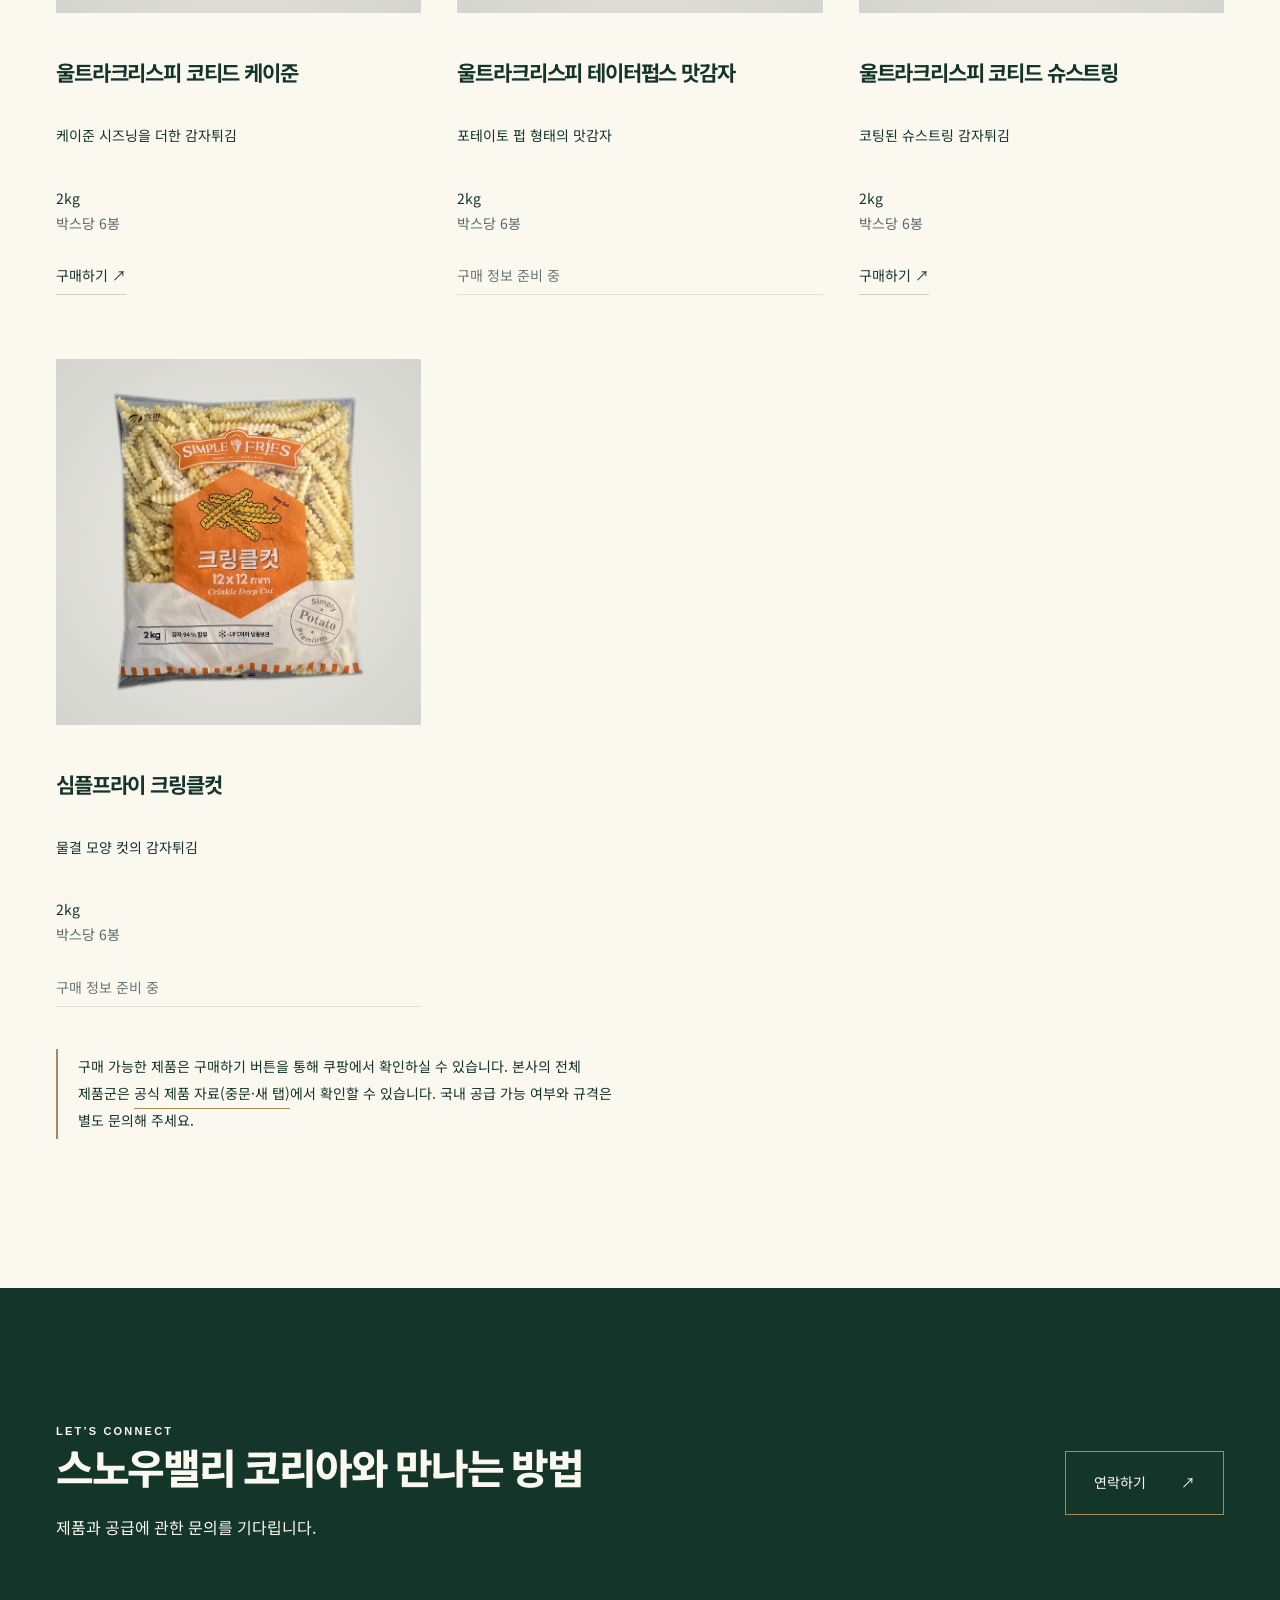
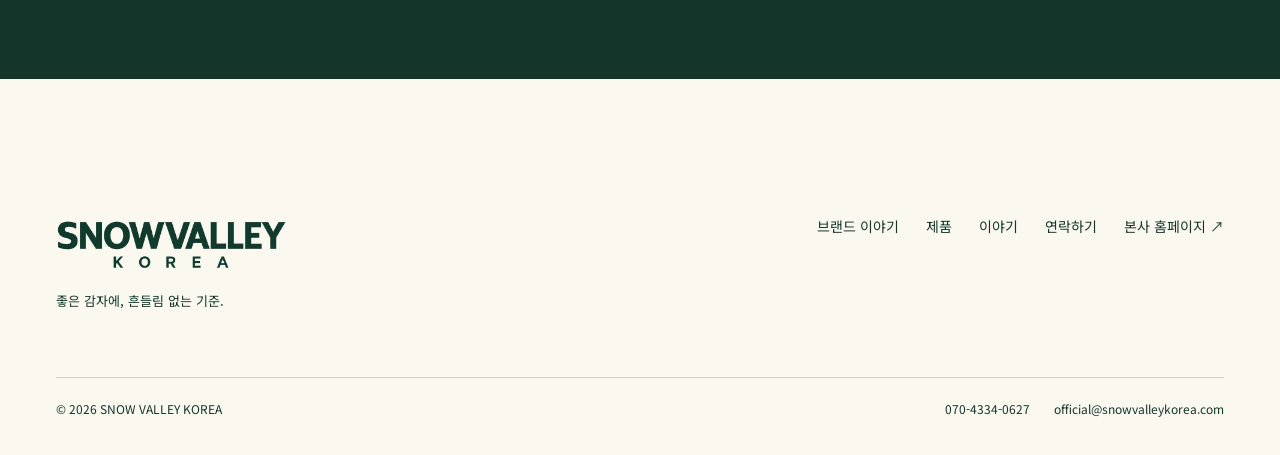
<file: products.html>
<!doctype html>
<html lang="ko">
<head>
  <meta charset="utf-8">
  <meta name="viewport" content="width=device-width, initial-scale=1">
  <title>제품 | 스노우밸리 코리아</title>
  <meta name="description" content="스노우밸리 코리아의 감자튀김, 해쉬브라운과 고구마 프라이 제품을 소개합니다.">
  <meta name="theme-color" content="#14352A">
  <link rel="icon" href="assets/favicon.svg" type="image/svg+xml">
  <link rel="stylesheet" href="assets/styles.css">
  <script src="assets/site.js?v=20260920-brand" defer></script>
<link rel="stylesheet" href="assets/luxury.css?v=20260920-brand">
</head>
<body data-page="products">
  <a href="#main" class="skip">본문 바로가기</a>
  <header class="header" data-header></header>
  <noscript><div class="noscript wrap">제품, 이야기, 메뉴를 보려면 JavaScript를 켜주세요. <a href="index.html">홈</a> · <a href="about.html">브랜드 이야기</a> · <a href="products.html">제품</a> · <a href="story/">이야기</a> · <a href="contact.html">연락하기</a></div></noscript>
  <main id="main"><section class="page-intro wrap page-rule"><p class="eyebrow">OUR COLLECTION</p><h1>제품을 만나는 공간</h1><p>감자튀김부터 해쉬브라운과 고구마 프라이까지. 스노우밸리 코리아의 제품을 만나보세요.</p></section><section class="section wrap"><div class="grid" data-products aria-live="polite"><p>제품 정보를 불러오는 중입니다.</p></div><p class="notice">구매 가능한 제품은 구매하기 버튼을 통해 쿠팡에서 확인하실 수 있습니다. 본사의 전체 제품군은 <a class="text-link" href="https://snowvalleyfood.com/pinpaiyuchanpin/" target="_blank" rel="noopener noreferrer">공식 제품 자료(중문·새 탭)</a>에서 확인할 수 있습니다. 국내 공급 가능 여부와 규격은 별도 문의해 주세요.</p></section><section class="cta"><div class="wrap cta-inner"><div><p class="eyebrow">LET’S CONNECT</p><h2>스노우밸리 코리아와 만나는 방법</h2><p>제품과 공급에 관한 문의를 기다립니다.</p></div><a class="button light" href="contact.html">연락하기 <span aria-hidden="true">↗</span></a></div></section></main>
  <footer class="footer" data-footer></footer>
</body>
</html>
</file>
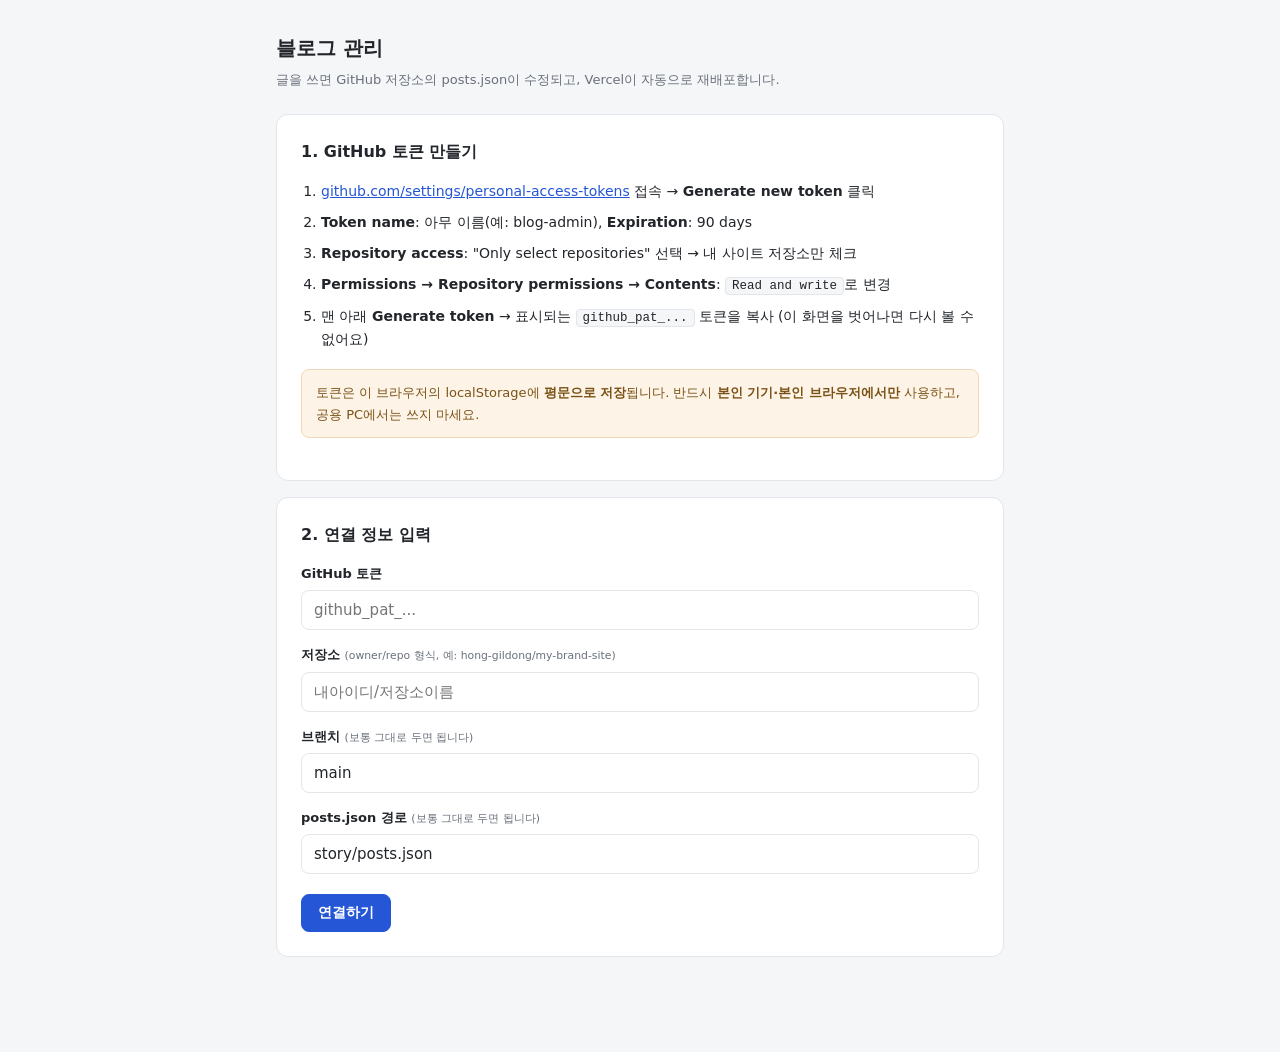
<file: story/admin.html>
<!DOCTYPE html>
<html lang="ko">
<head>
<meta charset="UTF-8">
<meta name="viewport" content="width=device-width, initial-scale=1">
<meta name="robots" content="noindex, nofollow">
<title>블로그 관리</title>
<style>
:root{
  --a-bg:#f5f6f8; --a-panel:#ffffff; --a-ink:#22252a; --a-sub:#69707a;
  --a-line:#e2e5ea; --a-brand:#2456d6; --a-danger:#c0392b; --a-ok:#1e7e46;
}
*{margin:0;padding:0;box-sizing:border-box}
body{background:var(--a-bg);color:var(--a-ink);line-height:1.65;
  font-family:system-ui,-apple-system,'Apple SD Gothic Neo','Malgun Gothic',sans-serif;
  font-size:15px;min-height:100vh}
.wrap{max-width:760px;margin:0 auto;padding:32px 16px 80px}
h1{font-size:20px;font-weight:700;margin-bottom:4px}
.sub{color:var(--a-sub);font-size:13px;margin-bottom:24px}
.panel{background:var(--a-panel);border:1px solid var(--a-line);border-radius:12px;
  padding:24px;margin-bottom:16px}
.panel h2{font-size:16px;margin-bottom:14px}
ol.guide{margin:0 0 18px 20px;font-size:14px;color:var(--a-ink)}
ol.guide li{margin-bottom:8px}
ol.guide code{background:var(--a-bg);border:1px solid var(--a-line);border-radius:4px;
  padding:1px 6px;font-size:12.5px;word-break:break-all}
.warn{background:#fdf3e7;border:1px solid #f0d9b8;color:#7a5215;border-radius:8px;
  padding:12px 14px;font-size:13px;margin-bottom:18px}
label{display:block;font-size:13px;font-weight:600;margin:14px 0 6px}
label small{font-weight:400;color:var(--a-sub)}
input[type=text],input[type=password],input[type=date],textarea{
  width:100%;border:1px solid var(--a-line);border-radius:8px;padding:10px 12px;
  font-size:15px;font-family:inherit;background:#fff;color:var(--a-ink)}
input:focus,textarea:focus{outline:2px solid color-mix(in srgb,var(--a-brand) 35%,transparent);
  border-color:var(--a-brand)}
textarea{min-height:260px;resize:vertical;line-height:1.7}
.btn{display:inline-block;border:1px solid var(--a-line);background:#fff;color:var(--a-ink);
  border-radius:8px;padding:9px 16px;font-size:14px;font-weight:600;cursor:pointer;
  font-family:inherit}
.btn:hover{background:var(--a-bg)}
.btn.primary{background:var(--a-brand);border-color:var(--a-brand);color:#fff}
.btn.primary:hover{filter:brightness(1.08)}
.btn.danger{color:var(--a-danger)}
.btn.small{padding:5px 10px;font-size:12.5px;font-weight:500}
.btn:disabled{opacity:.5;cursor:default}
.row-actions{display:flex;gap:8px;margin-top:20px;flex-wrap:wrap}
.status{margin:14px 0 0;padding:11px 14px;border-radius:8px;font-size:13.5px;display:none}
.status.show{display:block}
.status.info{background:#eef3fd;color:#1d3f8f;border:1px solid #ccdaf6}
.status.ok{background:#e9f6ee;color:var(--a-ok);border:1px solid #c4e5d1}
.status.err{background:#fdeeec;color:var(--a-danger);border:1px solid #f2cdc7;white-space:pre-line}
.topbar{display:flex;justify-content:space-between;align-items:flex-start;gap:12px;
  flex-wrap:wrap;margin-bottom:20px}
.repo-chip{font-size:12.5px;color:var(--a-sub);background:var(--a-panel);
  border:1px solid var(--a-line);border-radius:999px;padding:4px 12px}
.tbl-wrap{overflow-x:auto}
table{width:100%;border-collapse:collapse;font-size:14px}
th,td{text-align:left;padding:11px 10px;border-bottom:1px solid var(--a-line);
  vertical-align:middle}
th{font-size:12px;color:var(--a-sub);font-weight:600;letter-spacing:.03em}
td.title-cell{font-weight:600;max-width:280px}
td .date{color:var(--a-sub);font-size:13px;white-space:nowrap}
td.ops{white-space:nowrap;text-align:right}
.empty-row td{color:var(--a-sub);text-align:center;padding:32px 10px}
.help{background:var(--a-bg);border:1px solid var(--a-line);border-radius:8px;
  padding:10px 14px;font-size:12.5px;color:var(--a-sub);margin-top:8px;line-height:1.8}
.help code{background:#fff;border:1px solid var(--a-line);border-radius:4px;padding:0 5px}
.hidden{display:none}
a.plain{color:var(--a-brand)}
@media (max-width:520px){
  .panel{padding:18px 14px}
  td.title-cell{max-width:150px}
}
</style>
</head>
<body>
<div class="wrap">
  <h1>블로그 관리</h1>
  <p class="sub">글을 쓰면 GitHub 저장소의 posts.json이 수정되고, Vercel이 자동으로 재배포합니다.</p>

  <!-- ===== 연결 화면 ===== -->
  <section id="view-connect" class="hidden">
    <div class="panel">
      <h2>1. GitHub 토큰 만들기</h2>
      <ol class="guide">
        <li><a class="plain" href="https://github.com/settings/personal-access-tokens" target="_blank" rel="noopener">github.com/settings/personal-access-tokens</a> 접속 → <strong>Generate new token</strong> 클릭</li>
        <li><strong>Token name</strong>: 아무 이름(예: blog-admin), <strong>Expiration</strong>: 90 days</li>
        <li><strong>Repository access</strong>: "Only select repositories" 선택 → 내 사이트 저장소만 체크</li>
        <li><strong>Permissions → Repository permissions → Contents</strong>: <code>Read and write</code>로 변경</li>
        <li>맨 아래 <strong>Generate token</strong> → 표시되는 <code>github_pat_...</code> 토큰을 복사 (이 화면을 벗어나면 다시 볼 수 없어요)</li>
      </ol>
      <div class="warn">토큰은 이 브라우저의 localStorage에 <strong>평문으로 저장</strong>됩니다. 반드시 <strong>본인 기기·본인 브라우저에서만</strong> 사용하고, 공용 PC에서는 쓰지 마세요.</div>
    </div>
    <div class="panel">
      <h2>2. 연결 정보 입력</h2>
      <form id="connect-form">
        <label>GitHub 토큰</label>
        <input type="password" id="c-token" placeholder="github_pat_..." autocomplete="off" required>
        <label>저장소 <small>(owner/repo 형식, 예: hong-gildong/my-brand-site)</small></label>
        <input type="text" id="c-repo" placeholder="내아이디/저장소이름" autocomplete="off" required>
        <label>브랜치 <small>(보통 그대로 두면 됩니다)</small></label>
        <input type="text" id="c-branch" value="main" autocomplete="off">
        <label>posts.json 경로 <small>(보통 그대로 두면 됩니다)</small></label>
        <input type="text" id="c-path" value="story/posts.json" autocomplete="off">
        <div class="row-actions">
          <button type="submit" class="btn primary">연결하기</button>
        </div>
      </form>
      <div id="connect-status" class="status"></div>
    </div>
  </section>

  <!-- ===== 목록 화면 ===== -->
  <section id="view-list" class="hidden">
    <div class="topbar">
      <span class="repo-chip" id="repo-chip"></span>
      <div style="display:flex;gap:8px;flex-wrap:wrap">
        <a class="btn small" href="../index.html" id="open-blog">내 블로그 열기</a>
        <button class="btn small" id="btn-reload">새로고침</button>
        <button class="btn small danger" id="btn-disconnect">연결 해제</button>
      </div>
    </div>
    <div class="panel">
      <div style="display:flex;justify-content:space-between;align-items:center;margin-bottom:14px">
        <h2 style="margin:0">글 목록</h2>
        <button class="btn primary" id="btn-new">새 글 쓰기</button>
      </div>
      <div class="tbl-wrap">
        <table>
          <thead><tr><th>제목</th><th>날짜</th><th style="text-align:right">관리</th></tr></thead>
          <tbody id="post-rows"></tbody>
        </table>
      </div>
      <div id="list-status" class="status"></div>
    </div>
  </section>

  <!-- ===== 편집 화면 ===== -->
  <section id="view-edit" class="hidden">
    <div class="panel">
      <h2 id="edit-heading">새 글 쓰기</h2>
      <form id="edit-form">
        <label>제목</label>
        <input type="text" id="f-title" required>
        <label>날짜</label>
        <input type="date" id="f-date" required>
        <label>요약 <small>(목록 카드에 보이는 한두 문장)</small></label>
        <input type="text" id="f-summary">
        <label>태그 <small>(콤마로 구분, 예: 브랜드, 신제품)</small></label>
        <input type="text" id="f-tags">
        <label>본문</label>
        <textarea id="f-body" required></textarea>
        <label>작성자 <small>(검색·AI 신뢰 신호. 예: 홍길동 · ○○ 대표)</small></label>
        <input type="text" id="f-author">
        <label>FAQ <small>(선택. 한 줄에 하나, <code>질문 | 답</code> 형식 — 글 끝에 접이식으로 붙고 FAQ 구조화 데이터가 됩니다)</small></label>
        <textarea id="f-faq" rows="3" placeholder="무기자차는 왜 하얗게 뜨나요? | 산화아연·이산화티탄 입자가 빛을 반사해서입니다. 얇게 여러 번 펴 바르면 줄어듭니다."></textarea>
        <label>참고·출처 <small>(선택. 한 줄에 하나, <code>제목 | URL</code> 형식)</small></label>
        <textarea id="f-sources" rows="2" placeholder="식약처 기능성화장품 안내 | https://..."></textarea>
        <div class="help">
          본문 작성 규칙 (이것만 지원해요)<br>
          &bull; 문단 나누기: 빈 줄 한 줄<br>
          &bull; 소제목: 줄 맨 앞에 <code>## </code><br>
          &bull; 목록: 줄 맨 앞에 <code>- </code>
        </div>
        <div class="row-actions">
          <button type="submit" class="btn primary" id="btn-save">저장</button>
          <button type="button" class="btn" id="btn-cancel">취소</button>
        </div>
      </form>
      <div id="edit-status" class="status"></div>
    </div>
  </section>
</div>

<script>
(function(){
  'use strict';
  var LS_KEY = 'blogAdminConfig';
  var API = 'https://api.github.com';
  var config = null;      // {token, repo, branch, path}
  var posts = [];         // 현재 posts 배열
  var currentSha = null;  // posts.json의 현재 sha
  var editingId = null;   // 수정 중인 글 id (새 글이면 null)

  // ---------- 유틸 ----------
  function $(id){ return document.getElementById(id); }
  function show(id){ ['view-connect','view-list','view-edit'].forEach(function(v){
    $(v).classList.toggle('hidden', v !== id); }); window.scrollTo(0,0); }
  function setStatus(id, type, msg){
    var n = $(id);
    n.className = 'status show ' + type;
    n.textContent = msg;
  }
  function clearStatus(id){ $(id).className = 'status'; $(id).textContent=''; }

  // 유니코드 안전 base64
  function b64encode(str){
    var bytes = new TextEncoder().encode(str), bin = '';
    for (var i = 0; i < bytes.length; i++) bin += String.fromCharCode(bytes[i]);
    return btoa(bin);
  }
  function b64decode(b64){
    var bin = atob(b64.replace(/\s/g,'')), bytes = new Uint8Array(bin.length);
    for (var i = 0; i < bin.length; i++) bytes[i] = bin.charCodeAt(i);
    return new TextDecoder().decode(bytes);
  }

  function slugify(title){
    var s = String(title).toLowerCase()
      .replace(/[^a-z0-9가-힣]+/g, '-')
      .replace(/^-+|-+$/g, '')
      .slice(0, 40);
    return (s || 'post') + '-' + Date.now().toString(36);
  }

  function today(){
    var d = new Date();
    return d.getFullYear() + '-' + String(d.getMonth()+1).padStart(2,'0') + '-' +
      String(d.getDate()).padStart(2,'0');
  }

  // ---------- GitHub API ----------
  function gh(method, urlPath, body){
    return fetch(API + urlPath, {
      method: method,
      headers: {
        'Authorization': 'Bearer ' + config.token,
        'Accept': 'application/vnd.github+json',
        'X-GitHub-Api-Version': '2022-11-28'
      },
      body: body ? JSON.stringify(body) : undefined
    });
  }

  function contentsPath(){
    return '/repos/' + config.repo + '/contents/' +
      config.path.split('/').map(encodeURIComponent).join('/');
  }

  function friendlyError(status, detail){
    if (status === 401) return '토큰이 올바르지 않거나 만료되었습니다. 연결 해제 후 새 토큰으로 다시 연결해 주세요.';
    if (status === 403) return '권한이 없습니다. 토큰의 Repository access에 이 저장소가 포함되어 있고, Contents 권한이 Read and write인지 확인해 주세요.';
    if (status === 404) return '파일을 찾을 수 없습니다. 저장소 이름(owner/repo), 브랜치, posts.json 경로를 확인해 주세요.';
    return 'GitHub 오류 (' + status + ')' + (detail ? '\n' + detail : '');
  }

  function loadPosts(){
    return gh('GET', contentsPath() + '?ref=' + encodeURIComponent(config.branch))
      .then(function(r){
        if (!r.ok) return r.json().catch(function(){return {};}).then(function(j){
          throw new Error(friendlyError(r.status, j.message));
        });
        return r.json();
      })
      .then(function(j){
        currentSha = j.sha;
        var parsed;
        try { parsed = JSON.parse(b64decode(j.content)); }
        catch(e){ throw new Error('posts.json 파싱에 실패했습니다. 파일이 올바른 JSON인지 확인해 주세요.'); }
        posts = Array.isArray(parsed) ? parsed : [];
        return posts;
      });
  }

  // newPosts 저장. 409/sha 불일치 시 1회 재로드 후 재시도.
  function savePosts(newPosts, message, isRetry){
    var body = {
      message: message,
      content: b64encode(JSON.stringify(newPosts, null, 2) + '\n'),
      sha: currentSha,
      branch: config.branch
    };
    return gh('PUT', contentsPath(), body).then(function(r){
      if (r.ok) return r.json().then(function(j){
        currentSha = j.content && j.content.sha;
        posts = newPosts;
      });
      return r.json().catch(function(){return {};}).then(function(j){
        var conflict = r.status === 409 ||
          (r.status === 422 && /sha/i.test(j.message || ''));
        if (conflict && !isRetry){
          // 원격이 먼저 바뀜: 재로드 후 1회 재시도 (내 변경을 최신 상태 위에 다시 적용해야 하므로
          // 여기서는 sha만 새로 받아 같은 내용으로 재시도)
          return loadPosts().then(function(){
            return savePosts(newPosts, message, true);
          });
        }
        throw new Error(friendlyError(r.status, j.message));
      });
    });
  }

  // ---------- 화면: 연결 ----------
  $('connect-form').addEventListener('submit', function(e){
    e.preventDefault();
    var repo = $('c-repo').value.trim().replace(/^https?:\/\/github\.com\//,'').replace(/\/+$/,'');
    var cfg = {
      token: $('c-token').value.trim(),
      repo: repo,
      branch: $('c-branch').value.trim() || 'main',
      path: $('c-path').value.trim().replace(/^\/+/,'') || 'story/posts.json'
    };
    if (!/^[^\/\s]+\/[^\/\s]+$/.test(cfg.repo)){
      setStatus('connect-status','err','저장소는 owner/repo 형식으로 입력해 주세요. (예: hong-gildong/my-site)');
      return;
    }
    config = cfg;
    setStatus('connect-status','info','연결 확인 중...');
    loadPosts().then(function(){
      localStorage.setItem(LS_KEY, JSON.stringify(cfg));
      clearStatus('connect-status');
      renderList();
      show('view-list');
    }).catch(function(err){
      config = null;
      setStatus('connect-status','err', err.message);
    });
  });

  // ---------- 화면: 목록 ----------
  function renderList(){
    $('repo-chip').textContent = config.repo + ' · ' + config.branch + ' · ' + config.path;
    var tbody = $('post-rows');
    tbody.textContent = '';
    var sorted = posts.slice().sort(function(a,b){
      return String(b.date||'').localeCompare(String(a.date||''));
    });
    if (sorted.length === 0){
      var tr = document.createElement('tr');
      tr.className = 'empty-row';
      var td = document.createElement('td');
      td.colSpan = 3;
      td.textContent = '아직 글이 없습니다. 첫 글을 써보세요.';
      tr.appendChild(td);
      tbody.appendChild(tr);
      return;
    }
    sorted.forEach(function(p){
      var tr = document.createElement('tr');
      var tdT = document.createElement('td');
      tdT.className = 'title-cell';
      tdT.textContent = String(p.title || '(제목 없음)');
      var tdD = document.createElement('td');
      var span = document.createElement('span');
      span.className = 'date';
      span.textContent = String(p.date || '');
      tdD.appendChild(span);
      var tdO = document.createElement('td');
      tdO.className = 'ops';
      var bE = document.createElement('button');
      bE.className = 'btn small'; bE.type = 'button'; bE.textContent = '수정';
      bE.addEventListener('click', function(){ openEdit(p.id); });
      var bD = document.createElement('button');
      bD.className = 'btn small danger'; bD.type = 'button'; bD.textContent = '삭제';
      bD.style.marginLeft = '6px';
      bD.addEventListener('click', function(){ removePost(p); });
      tdO.appendChild(bE); tdO.appendChild(bD);
      tr.appendChild(tdT); tr.appendChild(tdD); tr.appendChild(tdO);
      tbody.appendChild(tr);
    });
  }

  $('btn-reload').addEventListener('click', function(){
    setStatus('list-status','info','불러오는 중...');
    loadPosts().then(function(){ clearStatus('list-status'); renderList(); })
      .catch(function(err){ setStatus('list-status','err', err.message); });
  });

  $('btn-disconnect').addEventListener('click', function(){
    if (!confirm('연결을 해제할까요? 저장된 토큰과 설정이 이 브라우저에서 삭제됩니다.')) return;
    localStorage.removeItem(LS_KEY);
    config = null; posts = []; currentSha = null;
    $('c-token').value = '';
    show('view-connect');
  });

  function removePost(p){
    if (!confirm('"' + String(p.title||'') + '" 글을 삭제할까요? 되돌릴 수 없습니다.')) return;
    var newPosts = posts.filter(function(x){ return x.id !== p.id; });
    setStatus('list-status','info','삭제하는 중...');
    savePosts(newPosts, 'post: 삭제 - ' + String(p.title||p.id))
      .then(function(){
        renderList();
        setStatus('list-status','ok','삭제 완료 — Vercel이 1~2분 안에 자동 재배포합니다.');
      })
      .catch(function(err){ setStatus('list-status','err', err.message); });
  }

  // ---------- 화면: 편집 ----------
  function openEdit(id){
    editingId = id || null;
    clearStatus('edit-status');
    var p = null;
    if (id) posts.forEach(function(x){ if (x.id === id) p = x; });
    $('edit-heading').textContent = p ? '글 수정' : '새 글 쓰기';
    $('f-title').value = p ? String(p.title||'') : '';
    $('f-date').value = p ? String(p.date||today()) : today();
    $('f-summary').value = p ? String(p.summary||'') : '';
    $('f-tags').value = p && Array.isArray(p.tags) ? p.tags.join(', ') : '';
    $('f-body').value = p ? String(p.body||'') : '';
    $('f-author').value = p ? String(p.author||'') : (localStorage.getItem('blog-author') || '');
    $('f-faq').value = p && Array.isArray(p.faq) ? p.faq.map(function(f){ return (f.q||'') + ' | ' + (f.a||''); }).join('\n') : '';
    $('f-sources').value = p && Array.isArray(p.sources) ? p.sources.map(function(s){ return (s.title||'') + (s.url ? ' | ' + s.url : ''); }).join('\n') : '';
    show('view-edit');
  }

  $('btn-new').addEventListener('click', function(){ openEdit(null); });
  $('btn-cancel').addEventListener('click', function(){ show('view-list'); });

  $('edit-form').addEventListener('submit', function(e){
    e.preventDefault();
    var title = $('f-title').value.trim();
    var prev = null;
    if (editingId) posts.forEach(function(x){ if (x.id === editingId) prev = x; });
    function pairs(text, k1, k2){
      return text.split('\n').map(function(l){ return l.trim(); }).filter(Boolean).map(function(l){
        var i = l.indexOf('|'); var o = {};
        o[k1] = (i < 0 ? l : l.slice(0, i)).trim();
        if (i >= 0 && l.slice(i+1).trim()) o[k2] = l.slice(i+1).trim();
        return o;
      });
    }
    var author = $('f-author').value.trim();
    if (author) localStorage.setItem('blog-author', author);
    var faq = pairs($('f-faq').value, 'q', 'a').filter(function(f){ return f.q && f.a; });
    var sources = pairs($('f-sources').value, 'title', 'url');
    // 이 폼에 없는 필드(url·description·updated 등)는 그대로 보존합니다.
    var post = Object.assign({}, prev || {}, {
      id: editingId || slugify(title),
      title: title,
      date: $('f-date').value || today(),
      summary: $('f-summary').value.trim(),
      tags: $('f-tags').value.split(',').map(function(s){return s.trim();}).filter(Boolean),
      body: $('f-body').value.replace(/\r\n/g,'\n').trim()
    });
    if (author) post.author = author; else delete post.author;
    if (faq.length) post.faq = faq; else delete post.faq;
    if (sources.length) post.sources = sources; else delete post.sources;
    if (prev && prev.body !== post.body) post.updated = today();
    var newPosts;
    if (editingId){
      newPosts = posts.map(function(x){ return x.id === editingId ? post : x; });
    } else {
      newPosts = posts.concat([post]);
    }
    var btn = $('btn-save');
    btn.disabled = true;
    setStatus('edit-status','info','저장하는 중...');
    savePosts(newPosts, 'post: ' + title)
      .then(function(){
        btn.disabled = false;
        renderList();
        show('view-list');
        setStatus('list-status','ok','저장 완료 — Vercel이 1~2분 안에 자동 재배포합니다. 위의 "내 블로그 열기"로 확인해 보세요.');
      })
      .catch(function(err){
        btn.disabled = false;
        setStatus('edit-status','err', err.message);
      });
  });

  // ---------- 시작 ----------
  (function init(){
    var saved = null;
    try { saved = JSON.parse(localStorage.getItem(LS_KEY) || 'null'); } catch(e){}
    if (saved && saved.token && saved.repo){
      config = saved;
      show('view-list');
      $('repo-chip').textContent = config.repo;
      setStatus('list-status','info','글 목록을 불러오는 중...');
      loadPosts().then(function(){ clearStatus('list-status'); renderList(); })
        .catch(function(err){ setStatus('list-status','err', err.message); renderList(); });
    } else {
      show('view-connect');
    }
  })();
})();
</script>
</body>
</html>
</file>
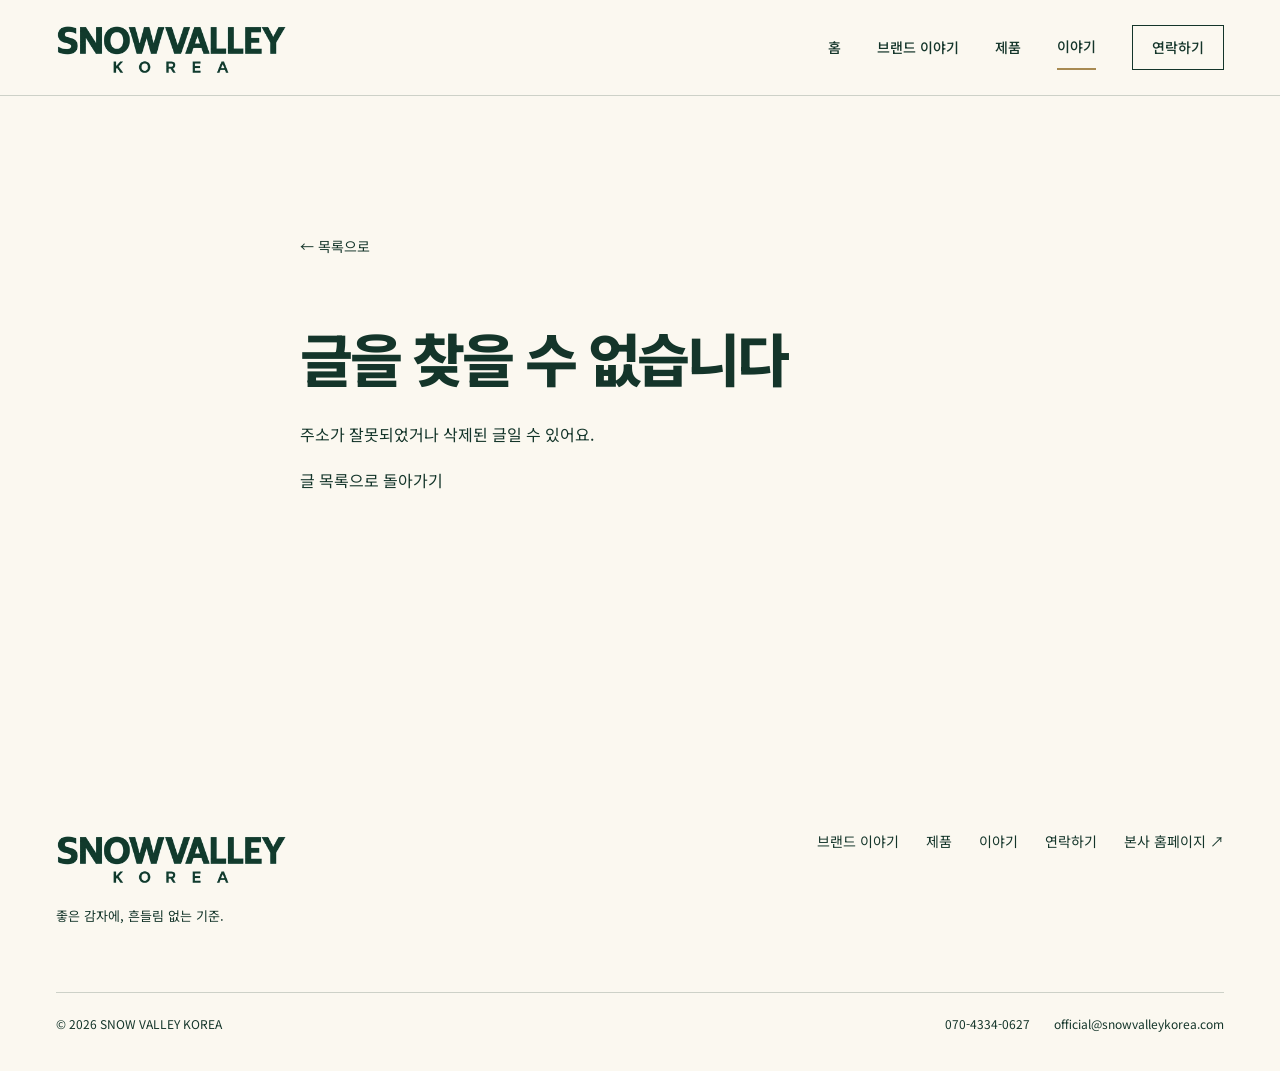
<file: story/post.html>
<!DOCTYPE html>
<html lang="ko">
<head>
<meta charset="UTF-8">
<meta name="viewport" content="width=device-width, initial-scale=1">
<title>이야기</title>
<meta name="description" content="">
<meta name="author" content="">
<link rel="canonical" href="">
<meta property="og:type" content="article">
<meta property="og:title" content="">
<meta property="og:description" content="">
<meta property="og:url" content="">
<link rel="stylesheet" href="../assets/styles.css">
<link rel="stylesheet" href="../assets/blog.css">
<script src="../assets/site.js?v=20260920-brand" defer></script>
<link rel="stylesheet" href="../assets/luxury.css?v=20260920-brand">
</head>
<!-- ═══════════════════════════════════════════════════════════
     이 파일은 "혼자서도 열리는" 독립 페이지입니다.
     내 사이트에 이식할 때는 아래 두 슬롯을 반드시 채우세요.
       ① HEADER 슬롯 : 홈페이지의 로고 + 네비게이션 + 모바일 메뉴를 그대로 복사
       ② FOOTER 슬롯 : 홈페이지의 푸터를 그대로 복사
     색·서체는 :root 의 CSS 변수를 홈페이지 값으로 바꾸면 됩니다.
     (본문 폭 --- .wrap 의 max-width 680px --- 은 가독성을 위해 유지 권장)

     ③ 검색·AI 노출(SEO/AEO/GEO) 메모
       이 페이지는 posts.json 을 브라우저에서 읽어 그립니다. Google 은 읽지만
       ChatGPT·Perplexity 같은 AI 크롤러는 JS 를 실행하지 않아 글이 비어 보입니다.
       그래서 글마다 정적 파일(story/<slug>.html — 이 파일을 복제해 본문·메타·JSON-LD 를
       HTML 에 직접 써 넣은 것)을 두고, posts.json 의 해당 글에 "url": "<slug>.html" 을
       적어 주면 목록·홈 카드가 그 정적 페이지로 연결됩니다. (팁③ 예약 작업이 이 일을 매일 합니다)
       posts.json 글 필드: id·title·date·summary·tags·body (필수)
                          url·description·author·updated·faq[{q,a}]·sources[{title,url}] (선택)
     ═══════════════════════════════════════════════════════════ -->
<body data-page="story"><a class="skip" href="#main">본문 바로가기</a><header class="header" data-header></header>

<!-- ⬇⬇⬇ ① HEADER 슬롯 — 내 홈페이지의 헤더/네비게이션을 여기에 붙여넣으세요 ⬇⬇⬇ -->
<!-- ⬆⬆⬆ ① HEADER 슬롯 끝 ⬆⬆⬆ -->

<div class="blog-wrap">
  <div class="top"><a class="back" href="index.html">&larr; 목록으로</a></div>
  <main id="main"></main>
</div>
<script>
(function(){
  var main = document.getElementById('main');

  function el(tag, cls, text){
    var n = document.createElement(tag);
    if (cls) n.className = cls;
    if (text != null) n.textContent = text;
    return n;
  }

  function fmtDate(s){
    var d = new Date(s + 'T00:00:00');
    if (isNaN(d)) return s || '';
    return d.getFullYear() + '. ' + (d.getMonth()+1) + '. ' + d.getDate() + '.';
  }

  // 초경량 마크다운: 빈 줄=문단, "## "=소제목, "- "=리스트. 전부 textContent로 삽입(XSS-safe).
  function renderBody(src){
    var box = el('div','body');
    var blocks = String(src || '').replace(/\r\n/g,'\n').split(/\n\s*\n/);
    blocks.forEach(function(block){
      block = block.trim();
      if (!block) return;
      var lines = block.split('\n');
      if (lines.every(function(l){ return /^- /.test(l.trim()); })){
        var ul = el('ul');
        lines.forEach(function(l){ ul.appendChild(el('li', null, l.trim().slice(2))); });
        box.appendChild(ul);
      } else if (/^## /.test(block)){
        box.appendChild(el('h2', null, block.slice(3).trim()));
      } else {
        box.appendChild(el('p', null, block));
      }
    });
    return box;
  }

  function notFound(){
    var d = el('div','notfound');
    d.appendChild(el('h1', null, '글을 찾을 수 없습니다'));
    d.appendChild(el('p', null, '주소가 잘못되었거나 삭제된 글일 수 있어요.'));
    var a = el('a', null, '글 목록으로 돌아가기');
    a.href = 'index.html';
    d.appendChild(a);
    main.appendChild(d);
  }

  function hrefOf(p){
    return p.url ? String(p.url) : 'post.html?id=' + encodeURIComponent(p.id || '');
  }

  function setAttr(sel, attr, val){
    var n = document.querySelector(sel);
    if (n) n.setAttribute(attr, val);
  }

  function addLd(obj){
    var ld = document.createElement('script');
    ld.type = 'application/ld+json';
    ld.textContent = JSON.stringify(obj);
    document.head.appendChild(ld);
  }

  function setMeta(post){
    var title = String(post.title || '이야기');
    var desc = String(post.description || post.summary || '').slice(0, 160);
    var url = location.origin + location.pathname + '?id=' + encodeURIComponent(post.id || '');
    var author = String(post.author || '').trim();
    document.title = title;
    setAttr('meta[name="description"]', 'content', desc);
    setAttr('meta[name="author"]', 'content', author);
    setAttr('link[rel="canonical"]', 'href', url);
    setAttr('meta[property="og:title"]', 'content', title);
    setAttr('meta[property="og:description"]', 'content', desc);
    setAttr('meta[property="og:url"]', 'content', url);

    var article = {
      '@context': 'https://schema.org',
      '@type': 'BlogPosting',
      headline: title,
      description: desc,
      datePublished: String(post.date || ''),
      dateModified: String(post.updated || post.date || ''),
      mainEntityOfPage: url,
      keywords: Array.isArray(post.tags) ? post.tags.map(String).join(', ') : ''
    };
    if (author) article.author = { '@type': 'Person', name: author };
    addLd(article);

    var faq = Array.isArray(post.faq) ? post.faq.filter(function(f){ return f && f.q && f.a; }) : [];
    if (faq.length){
      addLd({
        '@context': 'https://schema.org',
        '@type': 'FAQPage',
        mainEntity: faq.map(function(f){
          return { '@type': 'Question', name: String(f.q),
                   acceptedAnswer: { '@type': 'Answer', text: String(f.a) } };
        })
      });
    }
    addLd({
      '@context': 'https://schema.org',
      '@type': 'BreadcrumbList',
      itemListElement: [
        { '@type': 'ListItem', position: 1, name: '이야기', item: location.origin + location.pathname.replace(/post\.html$/, '') },
        { '@type': 'ListItem', position: 2, name: title, item: url }
      ]
    });
  }

  function renderFaq(faq){
    var sec = el('section','faq');
    sec.appendChild(el('h2', null, '자주 묻는 질문'));
    faq.forEach(function(f){
      var d = el('details');
      d.appendChild(el('summary', null, String(f.q)));
      d.appendChild(el('p', null, String(f.a)));
      sec.appendChild(d);
    });
    return sec;
  }

  function renderSources(sources){
    var sec = el('section','sources');
    sec.appendChild(el('h2', null, '참고·출처'));
    var ol = el('ol');
    sources.forEach(function(s){
      var li = el('li');
      if (s && s.url){
        var a = el('a', null, String(s.title || s.url));
        a.href = String(s.url); a.rel = 'noopener'; a.target = '_blank';
        li.appendChild(a);
      } else {
        li.textContent = String(s && s.title || s || '');
      }
      ol.appendChild(li);
    });
    sec.appendChild(ol);
    return sec;
  }

  function render(posts){
    var qs = new URLSearchParams(location.search);
    var id = qs.get('id') || qs.get('slug');
    posts = (Array.isArray(posts) ? posts : []).slice().sort(function(a,b){
      return String(b.date||'').localeCompare(String(a.date||''));
    });
    var idx = -1;
    posts.forEach(function(p,i){ if (String(p.id) === id || (p.url && String(p.url).replace(/\.html$/,'') === id)) idx = i; });
    if (idx < 0){ notFound(); return; }
    var post = posts[idx];
    document.querySelector('.footer').hidden = post.hideFooter === true;
    setMeta(post);if(['first-story-20260829','behind-package-20260829'].includes(post.id)) main.appendChild(el('p','notice','키트 샘플 글입니다. 스노우밸리 코리아의 실제 이야기나 제품 개선 사례가 아닙니다.'));

    var art = el('article');
    var head = el('header','post-head');
    var t = el('time', null, fmtDate(post.date));
    t.setAttribute('datetime', String(post.date||''));
    head.appendChild(t);
    head.appendChild(el('h1', null, String(post.title || '(제목 없음)')));
    if (post.author || (post.updated && post.updated !== post.date)){
      var meta = el('div','meta');
      if (post.author) meta.appendChild(el('span', null, String(post.author)));
      if (post.updated && post.updated !== post.date) meta.appendChild(el('span', null, '수정 ' + fmtDate(post.updated)));
      head.appendChild(meta);
    }
    if (Array.isArray(post.tags) && post.tags.length){
      var tags = el('div','tags');
      post.tags.forEach(function(tg){ tags.appendChild(el('span','tag', String(tg))); });
      head.appendChild(tags);
    }
    art.appendChild(head);
    art.appendChild(el('hr','rule'));
    art.appendChild(renderBody(post.body));if(post.productUrl){var productLink=el('a','text-link','관련 제품 보기 ↗');productLink.href='../products.html';art.appendChild(productLink);}
    var faq = Array.isArray(post.faq) ? post.faq.filter(function(f){ return f && f.q && f.a; }) : [];
    if (faq.length) art.appendChild(renderFaq(faq));
    if (Array.isArray(post.sources) && post.sources.length) art.appendChild(renderSources(post.sources));

    var prev = posts[idx+1]; // 더 오래된 글
    var next = posts[idx-1]; // 더 최신 글
    if (!post.hidePostNavigation && (prev || next)){
      var nav = el('nav','pn');
      function cell(p, cls, label){
        if (!p){ nav.appendChild(el('span')); return; }
        var a = el('a', cls);
        a.href = hrefOf(p);
        a.appendChild(el('div','dir', label));
        a.appendChild(el('div','pn-title', String(p.title || '')));
        nav.appendChild(a);
      }
      cell(prev, 'prev', '이전 글');
      cell(next, 'next', '다음 글');
      art.appendChild(nav);
    }
    main.appendChild(art);
  }

  fetch('posts.json', {cache:'no-store'})
    .then(function(r){ if(!r.ok) throw new Error(r.status); return r.json(); })
    .then(render)
    .catch(function(){ notFound(); });
})();
</script>

<!-- ⬇⬇⬇ ② FOOTER 슬롯 — 내 홈페이지의 푸터를 여기에 붙여넣으세요 ⬇⬇⬇ -->
<!-- ⬆⬆⬆ ② FOOTER 슬롯 끝 ⬆⬆⬆ -->

<footer class="footer" data-footer></footer></body>
</html>
</file>
<file: assets/styles.css>
@import url('https://fonts.googleapis.com/css2?family=Noto+Sans+KR:wght@400;500;600;700;800&display=swap');
:root{--ink:#102b46;--muted:#546b7e;--ice:#e9f4fa;--line:#d8e3ea;--blue:#174b76;--white:#fff;--max:1280px}*{box-sizing:border-box}html{scroll-behavior:smooth}body{margin:0;color:var(--ink);background:var(--white);font-family:'Noto Sans KR',sans-serif;font-size:16px;line-height:1.8;word-break:keep-all}a{color:inherit;text-decoration:none}button{font:inherit}a,button{-webkit-tap-highlight-color:transparent}a:focus-visible,button:focus-visible{outline:3px solid #377fa5;outline-offset:5px}::selection{background:#b5d7eb}img{max-width:100%;display:block}.wrap{width:min(var(--max),calc(100% - 112px));margin:auto}.skip{position:fixed;top:-80px;left:16px;background:var(--ink);color:#fff;padding:10px 18px;z-index:100}.skip:focus{top:10px}.header{height:100px;border-bottom:1px solid var(--line);background:#fff;position:relative;z-index:10}.header-inner{height:100%;display:flex;align-items:center;justify-content:space-between;gap:30px}.brand{display:inline-flex;flex-direction:column;line-height:1.15;white-space:nowrap}.brand strong{font-family:Arial,sans-serif;font-size:23px;font-weight:800;letter-spacing:-1.1px}.brand span{font-family:Arial,sans-serif;letter-spacing:5px;font-size:10px;margin-top:7px}.nav{display:flex;gap:36px;align-items:center}.nav a{font-size:14px;color:var(--muted);padding:9px 0}.nav a[aria-current=page]{color:var(--ink);border-bottom:2px solid var(--ink)}.nav a:last-child{border:1px solid var(--line);padding:9px 19px;color:var(--ink)}.menu-toggle{display:none;border:1px solid var(--line);background:#fff;padding:7px 14px;color:var(--ink)}.eyebrow{font:600 12px/1.5 Arial,sans-serif;letter-spacing:2.4px;text-transform:uppercase;margin:0 0 24px;color:var(--muted)}h1,h2,h3,p{margin-top:0}h1{font-size:clamp(38px,4.5vw,66px);line-height:1.3;letter-spacing:-2.5px;font-weight:500;margin-bottom:28px}h2{font-size:clamp(28px,3vw,40px);letter-spacing:-1.4px;font-weight:500;line-height:1.4;margin-bottom:18px}h3{font-weight:500;letter-spacing:-.6px;font-size:22px;line-height:1.5}p{color:var(--muted)}.hero{padding:70px 0 56px}.hero-grid{display:grid;grid-template-columns:1fr 1fr;gap:64px;align-items:center}.hero-copy{padding:26px 0}.hero-copy .intro{max-width:430px;margin-bottom:32px}.button{display:inline-flex;align-items:center;justify-content:space-between;gap:35px;padding:13px 23px;border:1px solid var(--ink);background:var(--ink);color:#fff;font-size:14px;transition:background .2s,transform .2s}.button:hover{background:var(--blue);transform:translateY(-2px)}.button.light{background:transparent;color:var(--ink);border-color:#a5b7c6}.button.light:hover{background:#fff}.hero-media{background:var(--ice);min-height:460px;position:relative;display:flex;flex-direction:column;justify-content:center;align-items:center;overflow:hidden;border-radius:2px}.hero-media:before,.hero-media:after{content:'';position:absolute;width:540px;height:540px;border:1px solid #c4dce9;border-radius:50%;right:-140px;top:-230px}.hero-media:after{width:700px;height:700px;right:-220px;top:-310px}.hero-monogram{font-family:Arial,sans-serif;font-size:112px;letter-spacing:-9px;line-height:1;color:#86afc6;font-weight:400;z-index:1}.hero-media .media-word{font-family:Arial,sans-serif;letter-spacing:4px;font-size:11px;color:#4e7890;margin-top:21px;z-index:1}.media-caption{position:absolute;bottom:22px;left:25px;right:25px;display:flex;justify-content:space-between;color:#536f82;font-size:12px;gap:12px}.hero-bottom{display:flex;justify-content:space-between;margin-top:38px;border-top:1px solid var(--line);padding-top:18px;font-size:12px;color:var(--muted)}.section{padding:76px 0}.section.soft{background:#f5f9fc}.section-head{display:flex;justify-content:space-between;align-items:flex-end;gap:25px;margin-bottom:36px}.section-head h2{margin-bottom:0}.section-head .eyebrow{margin-bottom:12px}.text-link{font-size:14px;border-bottom:1px solid #8c9eac;padding-bottom:5px;white-space:nowrap}.grid{display:grid;grid-template-columns:repeat(3,minmax(0,1fr));gap:28px}.product-visual{aspect-ratio:1.15;display:flex;align-items:center;justify-content:center;background:#eaf2f7;position:relative;margin-bottom:22px;overflow:hidden}.product-card:nth-child(2) .product-visual{background:#edf0f3}.product-card:nth-child(3) .product-visual{background:#e4edf2}.product-visual .placeholder-number{font:400 66px Arial,sans-serif;letter-spacing:-3px;color:#afc2d1}.product-visual .placeholder-label{position:absolute;bottom:18px;font-size:12px;color:#5c7384;letter-spacing:1px}.product-visual img{width:100%;height:100%;object-fit:cover}.tag{font-size:12px;display:inline-block;border:1px solid #b9cbd8;color:#4d6578;padding:2px 9px;line-height:1.6;margin-bottom:12px}.product-card h3{margin-bottom:9px}.product-card p{font-size:14px;line-height:1.85;margin-bottom:18px}.inactive{font-size:14px;color:#667c8e;display:inline-block;border-top:1px solid var(--line);padding-top:12px;width:100%}.story-card{border-top:1px solid var(--ink);padding-top:24px}.story-card .category{font:12px Arial,sans-serif;letter-spacing:1px;color:var(--muted);margin-bottom:36px}.story-card h3{margin-bottom:12px}.story-card p{font-size:14px}.story-card a{display:inline-block;margin-top:8px}.cta{background:var(--ice);padding:58px 0}.cta-inner{display:flex;justify-content:space-between;align-items:center;gap:30px}.cta p{margin:0}.footer{padding:48px 0 24px}.footer-top{display:flex;justify-content:space-between;gap:32px;padding-bottom:40px}.footer-description{font-size:13px;margin:16px 0 0}.footer-links{display:flex;gap:27px;font-size:14px}.footer-bottom{border-top:1px solid var(--line);padding-top:20px;display:flex;justify-content:space-between;gap:16px;font-size:12px;color:var(--muted)}.page-intro{padding:72px 0 50px}.page-intro h1{font-size:clamp(36px,4vw,56px);margin-bottom:20px}.page-intro p:last-child{max-width:650px;margin-bottom:0}.page-rule{border-bottom:1px solid var(--line)}.about-feature{display:grid;grid-template-columns:.8fr 1.2fr;gap:80px;align-items:center}.about-feature .hero-media{min-height:370px}.prose{max-width:710px}.prose p{line-height:2}.statement{font-size:clamp(25px,3vw,38px);line-height:1.7;color:var(--ink);letter-spacing:-1px}.value{border-top:1px solid var(--line);padding-top:22px}.value .number{font:12px Arial,sans-serif;color:var(--muted);display:block;margin-bottom:24px}.value p{font-size:14px}.notice{border-left:2px solid #8bafc4;padding:4px 0 4px 20px;color:var(--muted);font-size:14px;margin-top:42px}.contact-list{border-top:1px solid var(--ink)}.contact-row{display:grid;grid-template-columns:80px 1fr 1fr;gap:24px;align-items:center;padding:32px 0;border-bottom:1px solid var(--line)}.contact-row h2{font-size:25px;margin:0}.contact-row p{margin:0;font-size:14px}.contact-row .tag{margin:0;justify-self:end}.contact-name{display:flex;flex-direction:column;gap:4px}.contact-name small{font-size:12px;color:var(--muted);letter-spacing:1px}.contact-row>a{justify-self:end}.article{max-width:710px;margin:auto;padding:65px 0 90px}.article h1{font-size:40px}.article p{line-height:2}.article .back{margin-top:40px;display:inline-block}.error-note{padding:28px;border:1px solid var(--line);color:var(--muted)}[hidden]{display:none!important}.noscript{padding:16px;background:var(--ice)}
@media(min-width:1500px){.hero{padding-top:85px}.hero-media{min-height:520px}}
@media(max-width:900px){.wrap{width:calc(100% - 56px)}.nav{gap:20px}.hero-grid{gap:32px}.hero-media{min-height:390px}.hero-monogram{font-size:90px}.grid{gap:20px}.about-feature{gap:36px}.footer-links{gap:16px}.hero-copy h1{font-size:42px}}
@media(max-width:680px){.wrap{width:calc(100% - 40px)}.header{height:80px}.brand strong{font-size:20px}.menu-toggle{display:block;font-size:14px}.nav{display:none;position:absolute;top:79px;left:0;right:0;background:#fff;flex-direction:column;align-items:stretch;padding:20px;box-shadow:0 10px 15px #102b4610;gap:5px;border-bottom:1px solid var(--line)}.nav.is-open{display:flex}.nav a{padding:12px 10px}.nav a[aria-current=page]{border-bottom:0;background:var(--ice)}.nav a:last-child{padding:12px 10px}.hero{padding:30px 0}.hero-grid{grid-template-columns:1fr;gap:28px}.hero-copy{padding:16px 0 0}.hero-copy h1{font-size:42px;letter-spacing:-2px}.hero-copy .intro{margin-bottom:24px}.eyebrow{margin-bottom:20px}.hero-media{min-height:330px}.hero-bottom{margin-top:25px;font-size:11px;gap:15px}.section{padding:52px 0}.section-head{gap:15px;margin-bottom:28px}.section-head h2{font-size:28px}.text-link{font-size:13px}.grid{grid-template-columns:1fr;gap:38px}.product-visual{aspect-ratio:1.3}.product-card h3{font-size:21px}.story-card .category{margin-bottom:23px}.cta{padding:42px 0}.cta-inner{align-items:flex-start;flex-direction:column;gap:24px}.cta h2{font-size:27px}.footer-top{flex-direction:column;gap:26px}.footer-links{flex-wrap:wrap;gap:12px 22px}.footer-bottom{flex-direction:column;gap:6px}.page-intro{padding:48px 0 34px}.page-intro h1{font-size:38px;letter-spacing:-1.5px}.about-feature{grid-template-columns:1fr;gap:32px}.about-feature .hero-media{min-height:300px}.contact-row{grid-template-columns:35px 1fr auto;gap:12px;padding:27px 0}.contact-row h2{font-size:21px}.contact-row p{font-size:12px}.contact-row .tag{font-size:11px}.article{padding:42px 0 60px}.article h1{font-size:32px}.statement{font-size:27px}}
@media(prefers-reduced-motion:reduce){html{scroll-behavior:auto}*{transition:none!important}}

/* Supplied brand intro: preserve the complete artwork at every width. */
.intro-hero{background:#fff}.intro-photo{width:100%;height:auto;display:block}.intro-mobile-copy{position:absolute;width:1px;height:1px;padding:0;margin:-1px;overflow:hidden;clip-path:inset(50%);white-space:nowrap}.intro-bar{display:flex;justify-content:space-between;align-items:center;gap:20px;padding-top:23px;padding-bottom:23px}.intro-bar>span{font:12px Arial,sans-serif;letter-spacing:2px;color:var(--muted)}
@media(max-width:680px){.intro-mobile-copy{position:static;width:calc(100% - 40px);height:auto;margin:0 auto;padding:32px 0 12px;overflow:visible;clip-path:none;white-space:normal}.intro-mobile-copy .eyebrow{font-size:11px;margin-bottom:15px}.intro-mobile-copy h1{font-size:36px;letter-spacing:-1.5px;margin-bottom:18px}.intro-mobile-copy p:last-child{font-size:15px;margin:0}.intro-bar{padding-top:20px;padding-bottom:26px}.intro-bar>span{font-size:10px;letter-spacing:1px}}

.product-visual img{object-fit:contain;padding:14px}.product-visual{background:#f1f5f8}.product-card .product-price{font-weight:600;color:var(--ink);margin-top:16px}.product-card{display:flex;flex-direction:column}.product-card .inactive{margin-top:auto}.product-visual{flex-shrink:0}

.footer-contacts{display:flex;flex-wrap:wrap;gap:12px 24px}.footer-contacts a{overflow-wrap:anywhere}.contact-button{font-size:16px;min-height:60px;white-space:normal;overflow-wrap:anywhere;text-align:center;max-width:100%}@media(max-width:680px){.contact-button{width:100%;font-size:14px;padding:20px 12px}.footer-contacts{flex-direction:column;gap:8px}}
</file>
<file: assets/luxury.css>
/* Snow Valley — ivory / forest / muted gold. Photograph colours remain authentic. */
:root{--ink:#14352A;--muted:#14352A;--ice:#FBF8F0;--line:#14352A33;--blue:#A88A52;--white:#FBF8F0;--gold:#A88A52;--max:1320px}
html{scroll-behavior:auto}body{background:var(--white);color:var(--ink);font-weight:400}p{max-width:40em;max-width:40ic;color:var(--ink);line-height:1.95}h1,h2,h3{font-weight:800;letter-spacing:-.055em;text-wrap:balance}h1{line-height:1.16}h2{font-size:clamp(26px,3.2vw,42px);line-height:1.35}h3{font-size:22px;line-height:1.5}a:focus-visible,button:focus-visible{outline-color:var(--gold)}::selection{background:var(--gold);color:var(--white)}.header{height:96px;background:var(--white);border-bottom:1px solid var(--line)}.brand strong{font-weight:800;letter-spacing:-1px}.brand span{letter-spacing:6px}.nav a{color:var(--ink);font-weight:500}.nav a:last-child{border-color:var(--ink)}.nav a[aria-current=page]{border-color:var(--gold)}.menu-toggle{background:var(--white);border-color:var(--ink)}.eyebrow{color:var(--gold);font-size:11px;letter-spacing:.2em}.button,.button.light{border:1px solid var(--ink);background:var(--ink);color:var(--white);border-radius:0;padding:18px 28px;min-height:58px;transition:none}.button:hover,.button.light:hover{transform:none;background:var(--ink);color:var(--white)}.text-link{border-color:var(--gold);white-space:normal}.section,.story-section,.story-quote,.promise-section,.cta{padding-top:15svh;padding-bottom:15svh}.section.soft{background:var(--white)}.section-head{margin-bottom:64px}.grid{gap:64px 36px}.product-visual,.product-card:nth-child(n) .product-visual{background:transparent;border:1px solid var(--line);aspect-ratio:4/5;margin-bottom:26px}.product-visual img{object-fit:contain;padding:28px}.product-card h3{font-weight:700}.product-card p,.story-card p{font-size:15px}.product-visual .placeholder-number,.product-visual .placeholder-label{color:var(--ink)}.tag{border-color:var(--gold);color:var(--ink)}.inactive{color:var(--ink);opacity:.65}.product-card,.story-card,.blog-wrap .card{transition:transform .25s ease}.story-card{padding-top:28px}.story-card .category{color:var(--gold);margin-bottom:28px}.cta{background:var(--ink);color:var(--white)}.cta p,.cta h2{color:var(--white)}.cta .button{border-color:var(--gold);background:transparent;color:var(--white)}.footer{background:var(--white);padding-top:15svh;padding-bottom:36px}.footer-top{padding-bottom:64px}.footer-bottom{color:var(--ink)}.page-intro{padding-top:15svh;padding-bottom:15svh}.page-intro h1{font-size:clamp(42px,6vw,82px);font-weight:800}.page-intro p:last-child{max-width:36ic}.notice{border-color:var(--gold)}.founder-hero{padding-top:15svh;padding-bottom:15svh}.founder-hero h1{font-weight:800;line-height:1.25}.portrait-placeholder{background:transparent;border:1px solid var(--line)}.portrait-placeholder>span{color:var(--gold)}.story-prose{max-width:40ic}.story-label h2{font-weight:800}.story-quote{background:var(--ink);color:var(--white)}.story-quote p{color:var(--white);margin-left:auto;margin-right:auto}.story-quote blockquote{font-size:clamp(26px,3.5vw,46px);font-weight:700}.promise-copy p{margin-left:auto;margin-right:auto}.journey-list time{color:var(--gold)}.promise-line{max-width:32ic}.contact-row{grid-template-columns:50px .6fr 1.4fr;padding:44px 0}.contact-button{font-size:16px;overflow-wrap:anywhere;white-space:normal}.blog-wrap{padding-top:15svh;padding-bottom:15svh}.blog-hero{padding:0 0 64px}.blog-hero h1{font-size:clamp(42px,6vw,72px)}.blog-wrap .body{max-width:40ic}.blog-wrap .body p{max-width:40ic}.blog-wrap .notice{background:transparent;border:1px solid var(--line);padding:22px}.post-head h1{font-weight:800;line-height:1.3}.blog-wrap .card a:hover{background:transparent;transform:none}.blog-wrap .card{padding:16px 0}.blog-wrap .tag{border-radius:0}.blog-wrap .faq{margin-top:15svh}.hero-media{background:var(--white);border:1px solid var(--line)}.hero-media:before,.hero-media:after{display:none}.hero-monogram,.media-word,.media-caption{color:var(--gold)!important}.skip{background:var(--ink);color:var(--white)}
.luxury-hero{min-height:calc(100svh - 96px);position:relative;isolation:isolate;background:var(--ink);color:var(--white);display:flex;align-items:center;overflow:hidden}.luxury-hero-photo{position:absolute;width:75%;height:100%;right:-8%;top:0;object-fit:contain;object-position:center;z-index:-3}.luxury-scrim{position:absolute;inset:0;background:linear-gradient(90deg,#14352Af5 0%,#14352Acc 30%,#14352A33 75%),linear-gradient(0deg,#14352A99,transparent 35%);z-index:-2}.luxury-hero-copy{padding-top:80px;padding-bottom:140px}.luxury-hero h1{font-size:clamp(52px,6.8vw,100px);max-width:12ic;font-weight:800;line-height:1.16;margin-bottom:32px}.luxury-hero-copy>p:not(.eyebrow){color:var(--white);font-size:17px;margin-bottom:32px}.luxury-hero .eyebrow{color:var(--white);opacity:.8}.luxury-hero .button{background:var(--white);color:var(--ink);border-color:var(--white)}.luxury-hero-bottom{position:absolute;bottom:30px;left:0;right:0;display:flex;justify-content:space-between;border-top:1px solid #FBF8F044;padding-top:20px;font:10px Arial,sans-serif;letter-spacing:2px}
@media(hover:hover) and (prefers-reduced-motion:no-preference){.product-card:hover,.story-card:hover,.blog-wrap .card:hover{transform:translateY(-6px)}}
@media(max-width:900px){.grid{gap:48px 24px}.luxury-hero-photo{width:95%;right:-20%}.contact-row{grid-template-columns:36px 1fr}.contact-row>a{grid-column:2;width:100%}.founder-hero{gap:40px}}
@media(max-width:680px){.header{height:80px}.wrap{width:calc(100% - 40px)}.nav{top:79px;background:var(--white);box-shadow:none}.nav a[aria-current=page]{background:var(--ink);color:var(--white)}.luxury-hero{min-height:calc(100svh - 80px)}.luxury-hero-copy{padding:68px 0 250px}.luxury-hero h1{font-size:46px;letter-spacing:-2.5px;max-width:10ic}.luxury-hero-copy>p:not(.eyebrow){font-size:15px}.luxury-hero .eyebrow{font-size:9px}.luxury-hero-photo{width:130%;height:65%;right:-26%;top:35%;object-fit:contain}.luxury-scrim{background:linear-gradient(180deg,#14352A 0%,#14352Aee 30%,#14352A22 75%,#14352A88)}.luxury-hero-bottom{bottom:24px;font-size:8px;letter-spacing:1px}.luxury-hero-bottom span:last-child{display:none}.section-head{align-items:flex-start;flex-direction:column;gap:24px;margin-bottom:40px}.section-head h2{font-size:32px}.grid{gap:64px}.product-visual{aspect-ratio:4/5}.product-visual img{padding:22px}.section,.story-section,.story-quote,.promise-section,.cta,.page-intro,.founder-hero{padding-top:15svh;padding-bottom:15svh}.page-intro h1{font-size:44px}.founder-hero h1{font-size:38px}.story-prose p{font-size:16px}.story-quote blockquote{font-size:28px}.contact-row{grid-template-columns:24px 1fr;gap:16px}.contact-row>a{grid-column:1/-1;font-size:14px;padding:20px 12px}.footer-top{gap:36px}.footer-contacts{gap:14px}.blog-wrap{padding-top:15svh;padding-bottom:15svh}.blog-hero h1{font-size:42px}.post-head h1{font-size:32px}.blog-wrap .body{font-size:16px}.cta h2{font-size:30px}}
@media(prefers-reduced-motion:reduce){*,*::before,*::after{animation:none!important;transition:none!important;scroll-behavior:auto!important}.product-card:hover,.story-card:hover,.blog-wrap .card:hover{transform:none!important}}
.luxury-hero-photo{right:0;width:68%}@media(max-width:900px){.luxury-hero-photo{right:0;width:82%}}@media(max-width:680px){.luxury-hero-photo{right:0;width:100%;height:55%;top:45%}}
/* Consistent catalogue photography: equal frames and shared safe area. */
.product-card .product-visual{aspect-ratio:1/1;display:grid;place-items:center;overflow:hidden;padding:6%;background:var(--white)}
.product-card .product-visual img{width:100%;height:100%;min-width:0;min-height:0;max-width:100%;max-height:100%;object-fit:contain;padding:0}
.product-card .product-visual img[src*="aurora-straight"]{transform:scale(1.05)}
.product-card .product-visual img[src*="hashbrown-patties"]{transform:scale(1.03)}
.product-card h3{min-height:3em}
@media(max-width:680px){.product-card .product-visual{aspect-ratio:1/1}.product-card h3{min-height:0}}
.product-card .product-visual{position:relative;padding:0;width:100%;height:auto;min-height:0}.product-card .product-visual img{position:absolute;inset:6%;width:88%;height:88%;max-width:none;max-height:none}

/* One slow zoom. Safe margins retain the full pack at maximum scale. */
.hero-actions{display:flex;gap:14px;flex-wrap:wrap}.luxury-hero .hero-secondary{background:transparent;color:var(--white);border-color:var(--white)}
.luxury-hero-photo{right:3%;width:62%;transform-origin:center}.luxury-hero-photo.motion-enabled{animation:product-breathe 22s ease-in-out infinite alternate}
@keyframes product-breathe{from{transform:scale(1)}to{transform:scale(1.035)}}
.motion-toggle{color:var(--white);background:transparent;border:1px solid var(--gold);font:12px 'Noto Sans KR',sans-serif;padding:10px 16px;min-height:44px;cursor:pointer}.luxury-hero-bottom{align-items:center;gap:16px}
@media(max-width:680px){.luxury-hero{min-height:calc(100svh - 80px);display:block;padding-bottom:90px}.luxury-hero-copy{padding:48px 0 0}.luxury-hero h1{font-size:clamp(36px,11.8vw,46px)}.hero-actions{gap:10px}.hero-actions .button{padding:14px 17px;min-height:52px;font-size:13px}.luxury-hero-photo{position:relative;inset:auto;width:92%;height:auto;margin:22px auto 0;z-index:-1;transform-origin:center}.luxury-scrim{background:linear-gradient(180deg,#14352A 0%,#14352Acc 48%,#14352A22 80%)}.luxury-hero-bottom{bottom:22px;padding-top:14px}.motion-toggle{font-size:11px;padding:8px 10px}.luxury-hero-bottom>span{max-width:16ch;line-height:1.6}}
@media(prefers-reduced-motion:reduce){.luxury-hero-photo{animation:none!important;transform:none!important}.motion-toggle{display:none!important}}
@media(max-width:680px){.luxury-hero{display:flex;flex-direction:column;align-items:stretch}.luxury-hero-copy{order:1}.luxury-hero-photo{order:2;flex-shrink:0}}

body[data-page="home"] .product-card{display:grid;grid-template-rows:auto 3em 1fr auto;gap:18px;align-content:start}
body[data-page="home"] .product-card .product-visual{aspect-ratio:1;background:#FBF8F0;margin:0}
body[data-page="home"] .product-card .product-visual img{inset:5%;width:90%;height:90%;object-fit:contain;transform:none;mix-blend-mode:multiply}
body[data-page="home"] .product-card h3{font-size:21px;line-height:1.5;min-height:0;margin:0;max-width:18ic;text-wrap:balance}
body[data-page="home"] .product-info{max-width:26ic;min-height:116px}
body[data-page="home"] .product-info p{font-size:14px;line-height:1.8;margin:0}
body[data-page="home"] .product-info .product-summary{min-height:3.6em;margin-bottom:12px}
body[data-page="home"] .product-info .product-case{opacity:.72}
body[data-page="home"] .product-card>.text-link{justify-self:start;margin:0}
@media(max-width:680px){body[data-page="home"] .product-card{grid-template-rows:auto auto auto auto;gap:18px}body[data-page="home"] .product-card h3{max-width:100%}body[data-page="home"] .product-info{min-height:0}body[data-page="home"] .product-info .product-summary{min-height:0}}

.product-card .product-visual{background:#FBF8F0;aspect-ratio:1/1;border-color:var(--line)}
.product-visual .catalog-photo{position:absolute;inset:0;width:100%;height:100%;display:block}
.product-card{display:grid;grid-template-rows:auto 3em 1fr auto;gap:18px;align-content:start}
.product-card .product-visual{margin:0}.product-card h3{font-size:21px;line-height:1.5;min-height:0;margin:0;max-width:18ic;text-wrap:balance}
.product-info{max-width:26ic;min-height:116px}.product-info p{font-size:14px;line-height:1.8;margin:0}.product-info .product-summary{min-height:3.6em;margin-bottom:12px}.product-info .product-case{opacity:.72}.product-card>.text-link{justify-self:start;margin:0}.product-card>.inactive{align-self:end}
@media(max-width:680px){.product-card{grid-template-rows:auto auto auto auto;gap:18px}.product-card h3{max-width:100%}.product-info{min-height:0}.product-info .product-summary{min-height:0}}

.brand-wordmark{position:relative;display:block;width:230px;height:58px;overflow:hidden;flex-shrink:0}
.brand-wordmark img{position:absolute;left:50%;top:50%;width:360px;height:120px;max-width:none;transform:translate(-50%,-50%);mix-blend-mode:multiply}
.product-card .product-visual{aspect-ratio:1!important;align-self:start}.product-card .product-visual img{mix-blend-mode:normal!important}
.product-card>.text-link,.product-card>.inactive{height:38px;display:flex;align-items:center;padding:0;border-top:0;border-bottom:1px solid var(--line);margin:0}
@media(max-width:680px){.brand-wordmark{width:200px;height:52px}.brand-wordmark img{width:312px;height:104px}}

.headquarters-grid{display:grid;grid-template-columns:1fr 1fr;gap:64px}.headquarters-links{display:flex;flex-direction:column}.headquarters-links a{display:flex;justify-content:space-between;gap:20px;border-bottom:1px solid var(--line);padding:22px 0;font-weight:600}.headquarters-links span{font-size:12px;font-weight:400;white-space:nowrap}.footer-links{flex-wrap:wrap}@media(max-width:680px){.headquarters-grid{grid-template-columns:1fr;gap:32px}.headquarters-links a{font-size:14px;gap:12px}}

.product-card .product-visual,body[data-page="home"] .product-card .product-visual{background:radial-gradient(ellipse at center,#ecebe5 0%,#d4d5ce 100%);border:0}

.harvest-video{position:absolute;inset:0;width:100%;height:100%;object-fit:cover;object-position:center;z-index:-3;background:var(--ink)}
.luxury-hero:has(.harvest-video){background:var(--ink)}
.luxury-hero:has(.harvest-video) .luxury-scrim{background:linear-gradient(90deg,#14352Ae8 0%,#14352Aa6 55%,#14352A55 100%)}
@media(max-width:680px){.luxury-hero:has(.harvest-video){justify-content:center;min-height:calc(100svh - 80px);padding-bottom:110px}.luxury-hero:has(.harvest-video) .luxury-hero-copy{padding-top:48px;padding-bottom:48px}.harvest-video{object-position:55% center}.luxury-hero:has(.harvest-video) .luxury-scrim{background:#14352Ab8}}
.brand-wordmark img{mix-blend-mode:darken}.brand-wordmark{background:transparent}
.product-card:nth-child(n) .product-visual{background:radial-gradient(ellipse at center,#ecebe5 0%,#d4d5ce 100%);border:0}

/* Brand-led introduction */
.brand-intro{padding-block:max(80px,15svh);border-bottom:1px solid var(--line)}
.brand-intro h1{max-width:18ch;font-size:clamp(36px,5vw,68px);line-height:1.25;letter-spacing:-.045em;word-break:keep-all}
.brand-intro-lead{max-width:40ic;font-size:19px;line-height:1.9;margin-block:32px 64px}
.brand-pillars{display:grid;grid-template-columns:repeat(3,minmax(0,1fr));gap:36px}
.brand-pillars>div{border-top:1px solid #A88A52;padding-top:24px}
.brand-pillars span{font-size:11px;letter-spacing:.12em;color:#14352A}
.brand-pillars h2{font-size:23px;margin:18px 0 12px;line-height:1.4}
.brand-pillars p{font-size:15px;max-width:26ic;line-height:1.8;margin:0}
@media(max-width:680px){.brand-intro h1{font-size:36px}.brand-intro-lead{font-size:16px;margin-bottom:44px}.brand-pillars{grid-template-columns:1fr;gap:28px}.brand-pillars h2{font-size:21px}.brand-pillars p{max-width:40ic}}
</file>
<file: assets/blog.css>
.blog-wrap{max-width:728px;margin:0 auto;padding:40px 24px 88px;min-height:60vh}.blog-wrap .site{display:flex;justify-content:flex-end}.admin-link,.back{color:var(--muted);font-size:14px}.blog-hero{padding:36px 0}.blog-hero h1{font-size:clamp(30px,6vw,44px)}.blog-wrap .list{list-style:none;padding:0}.blog-wrap .card{border-bottom:1px solid var(--line)}.blog-wrap .card>a{display:block;padding:28px 0;color:inherit;text-decoration:none}.blog-wrap h2{font-size:23px;line-height:1.5;margin:12px 0}.blog-wrap time,.blog-wrap .summary,.blog-wrap .meta{color:var(--muted)}.blog-wrap .tags{display:flex;gap:8px;flex-wrap:wrap;margin-top:12px}.blog-wrap article{padding-top:32px}.post-head h1{font-size:clamp(28px,6vw,40px);line-height:1.4;margin:16px 0}.blog-wrap .rule{border:0;border-top:1px solid var(--line);margin:32px 0}.blog-wrap .body{font-size:17px;line-height:1.95;overflow-wrap:anywhere}.blog-wrap .body p{margin-bottom:1.5em}.blog-wrap .body h2{margin-top:2em}.blog-wrap .body ul{padding-left:24px}.blog-wrap .faq{margin-top:48px}.blog-wrap details{border-top:1px solid var(--line);padding:16px 0}.blog-wrap summary{cursor:pointer;font-weight:600}.blog-wrap .pn{display:grid;grid-template-columns:1fr 1fr;gap:24px;border-top:1px solid var(--line);margin-top:48px;padding-top:24px}.blog-wrap .pn a{color:inherit}.blog-wrap .dir{font-size:13px;color:var(--muted)}.blog-wrap .sources{margin-top:32px}.blog-wrap .notice{font-size:14px;padding:16px;background:#edf5f9;margin:16px 0}.blog-wrap .empty,.blog-wrap .notfound{padding:64px 0}@media(max-width:480px){.blog-wrap{padding:28px 20px 64px}.blog-wrap .pn{grid-template-columns:1fr}}
</file>
<file: assets/about.css>
.founder-hero{display:grid;grid-template-columns:1.2fr .8fr;align-items:center;gap:70px;padding-top:72px;padding-bottom:70px;border-bottom:1px solid var(--line)}.founder-hero h1{font-size:clamp(36px,4.4vw,62px);line-height:1.4}.founder-lead{font-size:17px;margin:0;line-height:1.9}.portrait-placeholder{min-height:380px;background:var(--ice);display:flex;flex-direction:column;align-items:center;justify-content:center;gap:30px}.portrait-placeholder>span{font:80px Arial,sans-serif;letter-spacing:-7px;color:#799fb7}.portrait-placeholder p{font-size:14px;margin:0}.story-section{display:grid;grid-template-columns:1fr 1.5fr;gap:75px;padding-top:76px;padding-bottom:65px;border-bottom:1px solid var(--line)}.story-label h2{font-size:29px;line-height:1.65}.story-prose{max-width:680px}.story-prose p{font-size:17px;line-height:2.05;margin-bottom:24px}.story-prose p:last-child{margin-bottom:0}.story-quote{padding:70px 0;background:var(--ice);text-align:center}.story-quote blockquote{font-size:clamp(27px,3.2vw,44px);line-height:1.7;letter-spacing:-1px;margin:0 0 24px}.story-quote p:last-child{margin:0;font-size:15px}.journey-grid{display:grid;grid-template-columns:1fr 1.5fr;gap:75px}.journey-note{font-size:14px;max-width:300px}.journey-list{list-style:none;margin:0;padding:0}.journey-list li{display:grid;grid-template-columns:95px 1fr;gap:25px;border-top:1px solid var(--line);padding:24px 0}.journey-list time{font:14px/2 Arial,sans-serif;color:var(--blue)}.journey-list h3{font-size:18px;margin:0;line-height:1.7}.journey-list p{font-size:14px;margin:6px 0 0}.promise-section{padding-top:85px;padding-bottom:85px;text-align:center}.promise-section h2{line-height:1.6}.promise-copy{max-width:680px;margin:25px auto}.promise-copy p{line-height:2}.promise-line{font-size:22px;line-height:1.9;color:var(--ink);max-width:850px;margin:35px auto 0;padding-top:30px;border-top:1px solid var(--line)}@media(max-width:900px){.founder-hero{gap:35px}.story-section,.journey-grid{gap:35px}.story-label h2{font-size:25px}.portrait-placeholder{min-height:340px}}@media(max-width:680px){.founder-hero{grid-template-columns:1fr;gap:30px;padding-top:42px;padding-bottom:42px}.founder-hero h1{font-size:35px;letter-spacing:-1.5px}.founder-lead{font-size:15px}.portrait-placeholder{min-height:290px}.story-section,.journey-grid{grid-template-columns:1fr;gap:25px}.story-section{padding-top:45px;padding-bottom:45px}.story-label .eyebrow{margin-bottom:15px}.story-label h2{font-size:27px;margin:0}.story-prose p{font-size:16px}.story-quote{padding:45px 0}.story-quote blockquote{font-size:26px}.journey-list li{grid-template-columns:75px 1fr;gap:17px;padding:22px 0}.journey-list h3{font-size:17px}.promise-section{padding-top:50px;padding-bottom:50px}.promise-line{font-size:20px;text-align:left}.promise-copy{text-align:left}}
</file>
